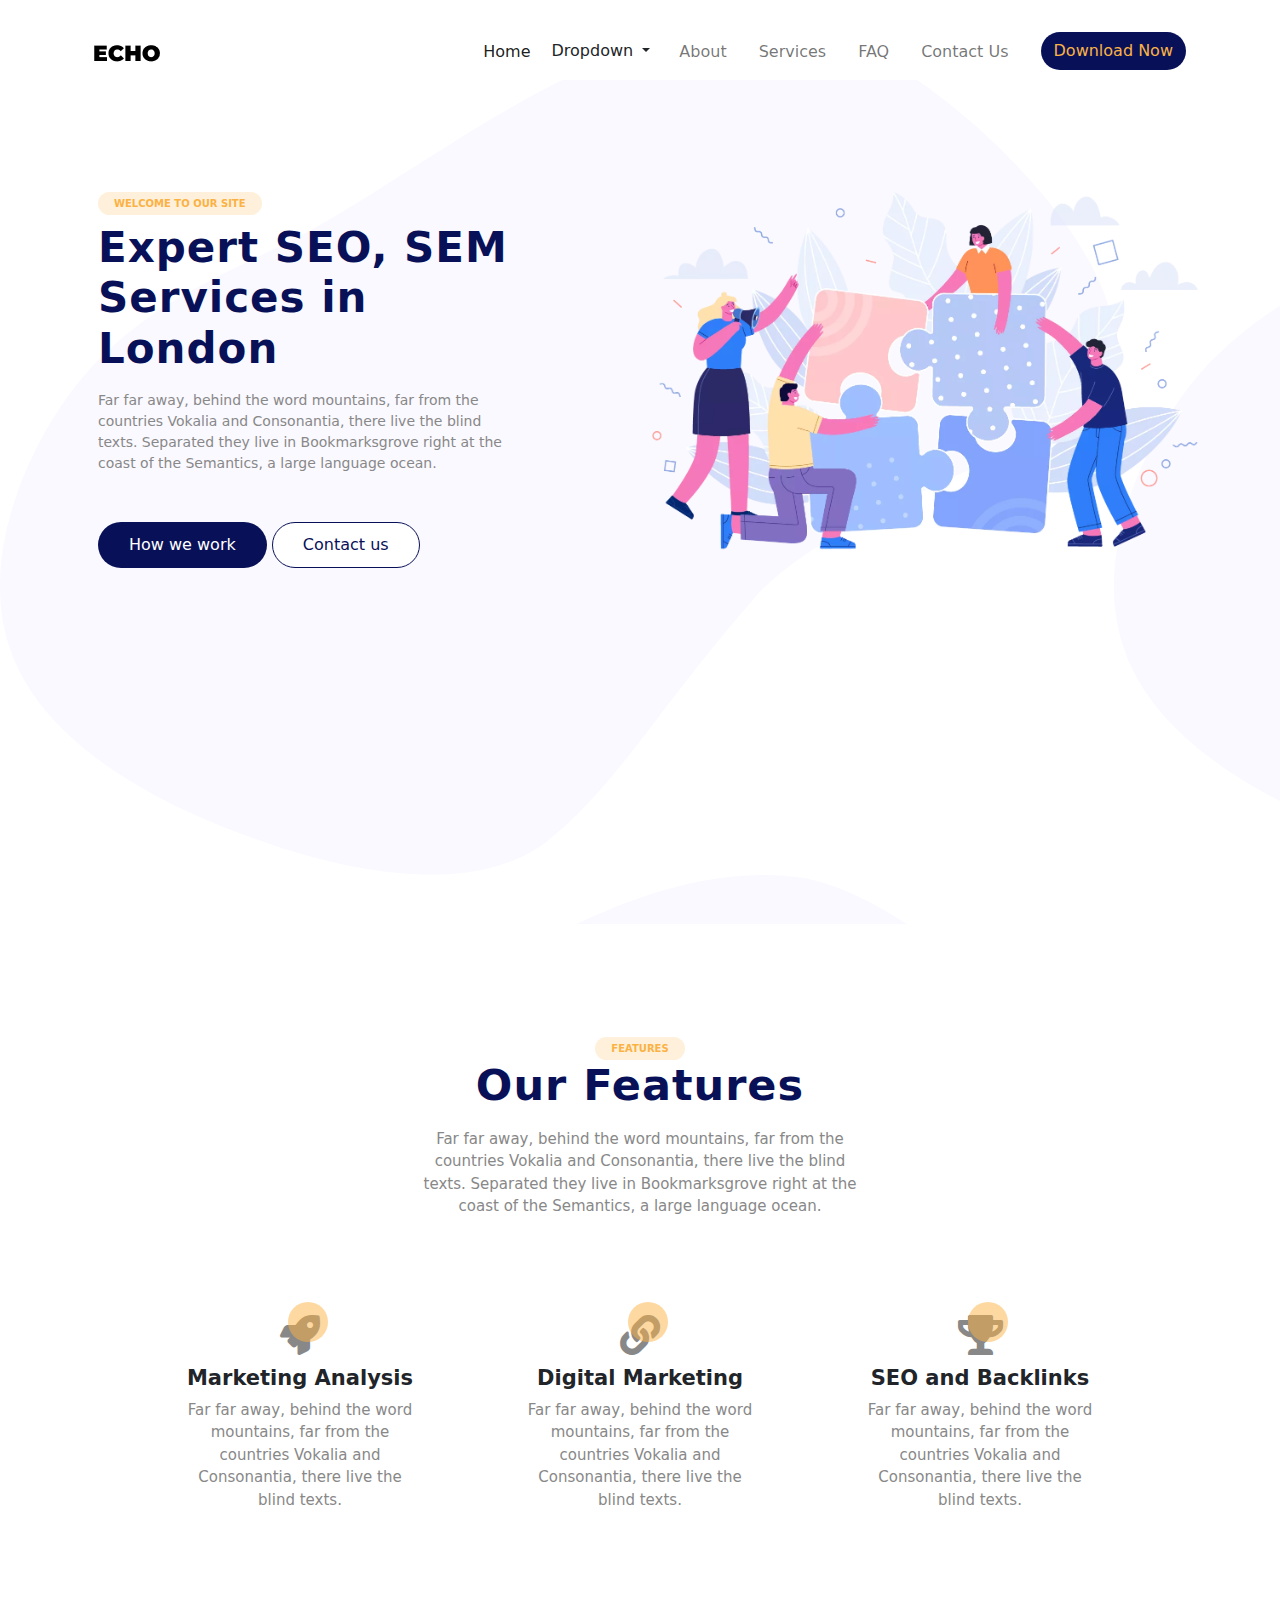
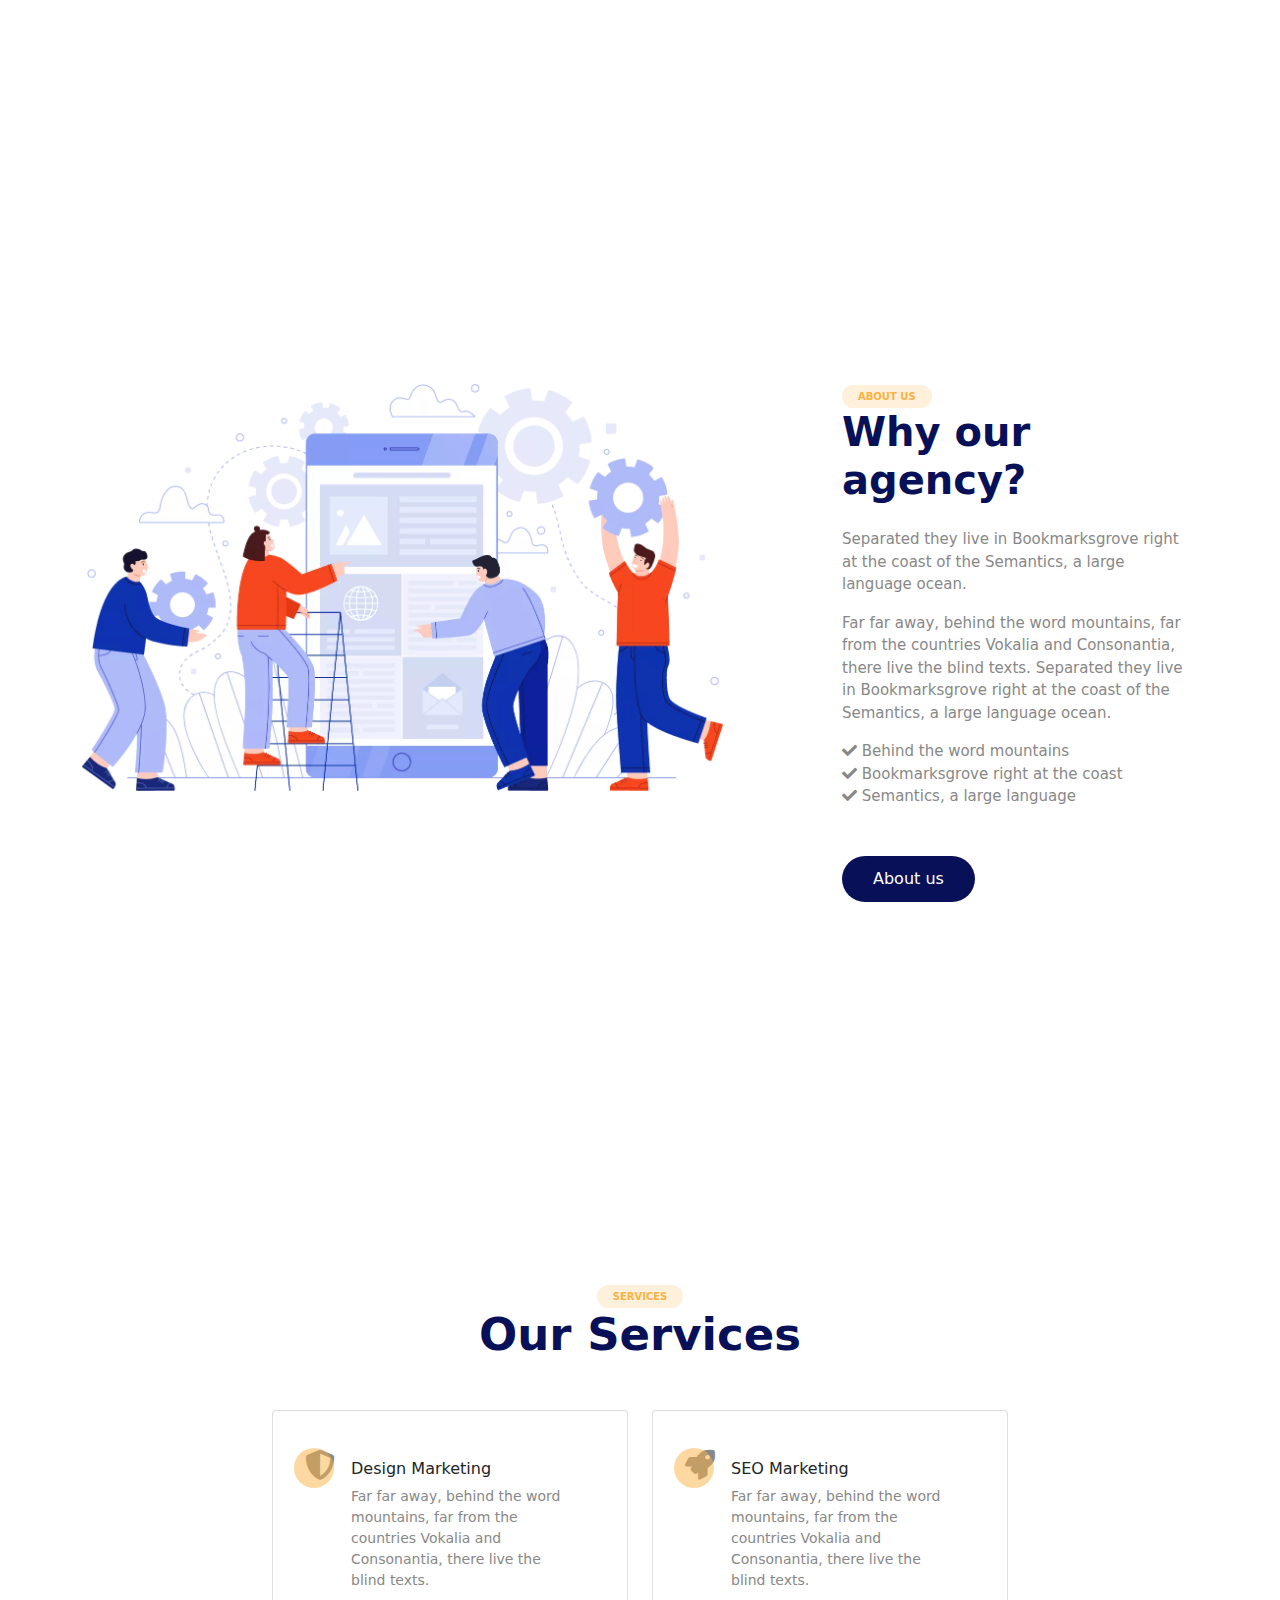
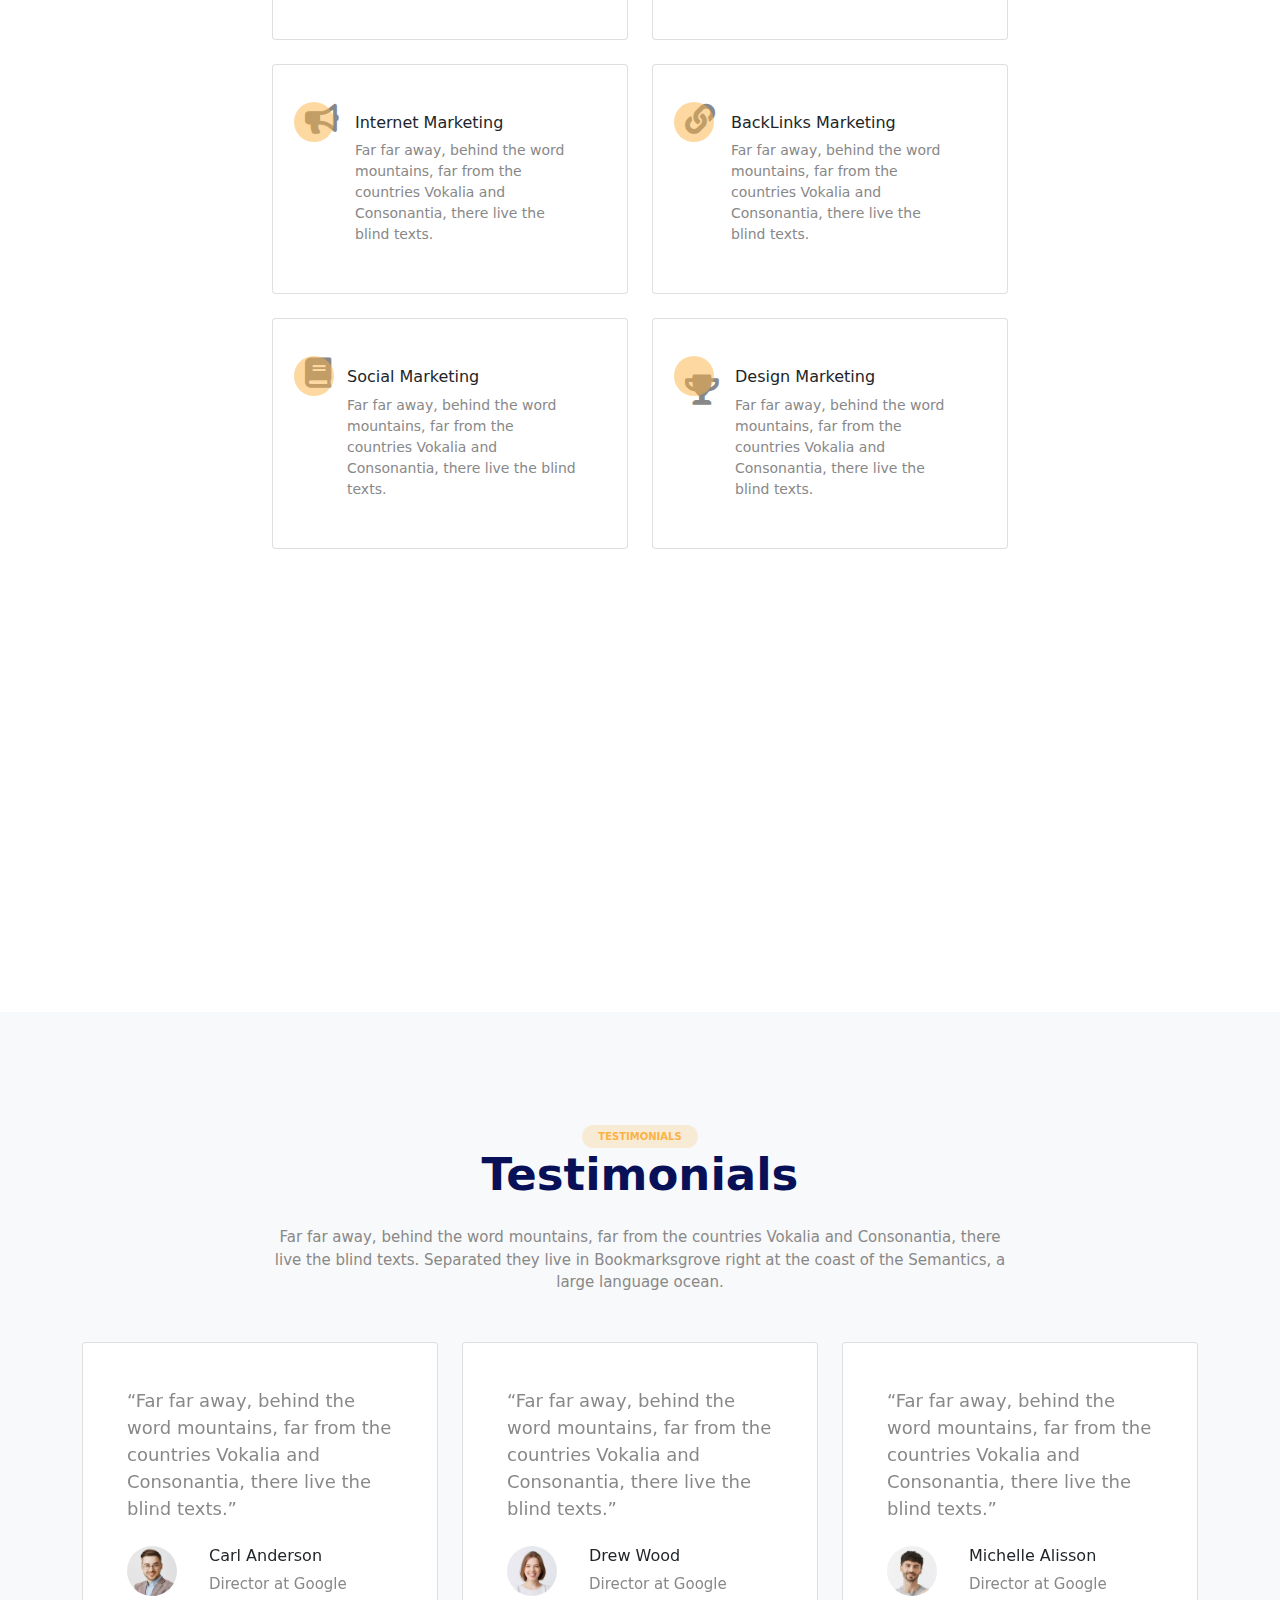
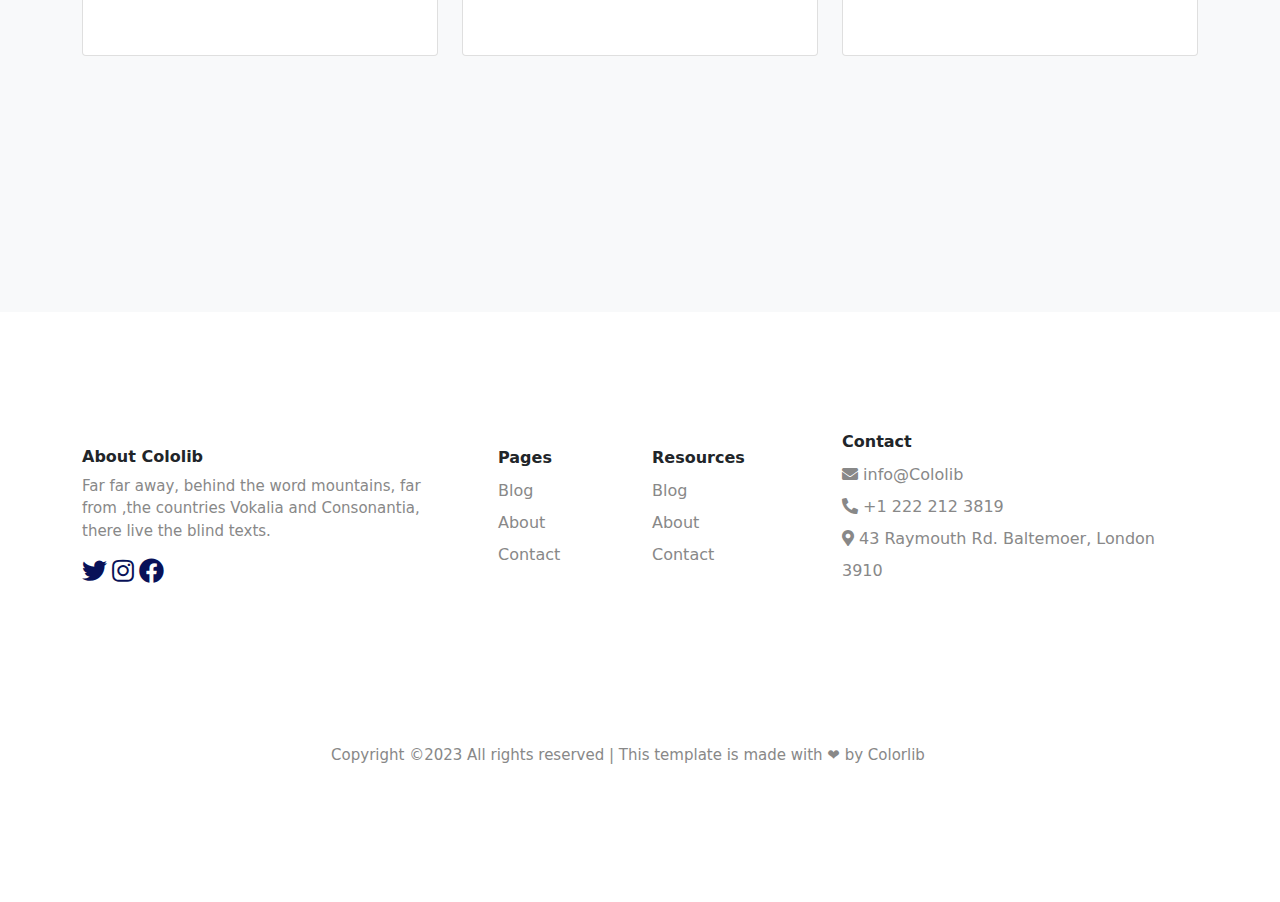
<file: index.html>
<!DOCTYPE html>
<html lang="en">
  <head>
    <meta charset="UTF-8" />
    <meta name="viewport" content="width=device-width, initial-scale=1.0" />
    <title>Home</title>
    <link rel="stylesheet" href="css/all.css" />
    <link rel="stylesheet" href="css/bootstrap.css" />
    <link rel="stylesheet" href="css/main.css" />
  </head>
  <body>
    <section class="all-home">
      <nav class="navbar navbar-expand-lg navbar-light bg-nav container mt-4">
        <div class="container-fluid">
          <a class="navbar-brand" href="#"
            ><img src="image/logo.png.webp" alt=""
          /></a>
          <button
            class="navbar-toggler"
            type="button"
            data-bs-toggle="collapse"
            data-bs-target="#navbarSupportedContent"
            aria-controls="navbarSupportedContent"
            aria-expanded="false"
            aria-label="Toggle navigation"
          >
            <span class="navbar-toggler-icon"></span>
          </button>
          <div class="collapse navbar-collapse" id="navbarSupportedContent">
            <ul class="navbar-nav ms-auto mb-2 mb-lg-0">
              <li class="nav-item">
                <a class="nav-link active" aria-current="page" href="index.html"
                  >Home</a
                >
              </li>
              <div class="dropdown">
                <button
                  class="btn btn-bg dropdown-toggle"
                  type="button"
                  id="dropdownMenuButton1"
                  data-bs-toggle="dropdown"
                  aria-expanded="false"
                >
                  Dropdown
                </button>
                <ul class="dropdown-menu" aria-labelledby="dropdownMenuButton1">
                  <li><a class="dropdown-item" href="#">Menu One</a></li>
                  <li><a class="dropdown-item" href="#">Menu Two</a></li>
                  <li>
                    <a class="dropdown-item" href="#">Menu Three</a>
                  </li>
                </ul>
              </div>
              <li class="nav-item ms-2">
                <a class="nav-link" href="about.html">About</a>
              </li>
              <li class="nav-item ms-3">
                <a class="nav-link" href="service.html">Services</a>
              </li>
              <li class="nav-item ms-3">
                <a class="nav-link" href="FAQ.html">FAQ</a>
              </li>
              <li class="nav-item ms-3">
                <a class="nav-link" href="contact.html">Contact Us</a>
              </li>
              <li>
                <button type="button" class="btn btn1 ms-4">
                  Download Now
                </button>
              </li>
            </ul>
          </div>
        </div>
      </nav>
      <section class="home-section">
        <div class="container mt-5">
          <div class="row pt-5 justify-content-between">
            <div class="col-lg-5 me-5 ms-3">
              <button type="button" class="btn butna mb-2">
                WELCOME TO OUR SITE
              </button>
              <h1 class="mb-3">Expert SEO, SEM Services in London</h1>
              <p class="pe-4 mb-5">
                Far far away, behind the word mountains, far from the countries
                Vokalia and Consonantia, there live the blind texts. Separated
                they live in Bookmarksgrove right at the coast of the Semantics,
                a large language ocean.
              </p>
              <button type="button" class="btn butn">How we work</button>
              <button type="button" class="btn butu">Contact us</button>
            </div>
            <div class="col-lg-6 ms-4">
              <img src="image/hero_1.png.webp" alt="" width="100%" />
            </div>
          </div>
        </div>
      </section>
    </section>
    <section class="features-section">
      <div class="container">
        <div class="row mb-5">
          <div class="col-lg-5 text-center mx-auto">
            <button type="button" class="btn butna">FEATURES</button>
            <h2 class="mb-3">Our Features</h2>
            <p>
              Far far away, behind the word mountains, far from the countries
              Vokalia and Consonantia, there live the blind texts. Separated
              they live in Bookmarksgrove right at the coast of the Semantics, a
              large language ocean.
            </p>
          </div>
        </div>
        <div class="row pt-4 ms-5 me-5 justify-content-between">
          <div class="col-lg-4 text-center ps-5 pe-5">
            <div class="icon">
              <i class="fas fa-rocket"></i>
            </div>
            <h5>Marketing Analysis</h5>
            <p>
              Far far away, behind the word mountains, far from the countries
              Vokalia and Consonantia, there live the blind texts.
            </p>
          </div>
          <div class="col-lg-4 text-center ps-5 pe-5">
            <div class="icon">
              <i class="fas fa-link"></i>
            </div>
            <h5>Digital Marketing</h5>
            <p>
              Far far away, behind the word mountains, far from the countries
              Vokalia and Consonantia, there live the blind texts.
            </p>
          </div>
          <div class="col-lg-4 text-center ps-5 pe-5">
            <div class="icon">
              <i class="fas fa-trophy"></i>
            </div>
            <h5>SEO and Backlinks</h5>
            <p>
              Far far away, behind the word mountains, far from the countries
              Vokalia and Consonantia, there live the blind texts.
            </p>
          </div>
        </div>
      </div>
    </section>
    <section class="about-section mt-5">
      <div class="container">
        <div class="row justify-content-between">
          <div class="col-lg-7">
            <img src="image/about_1.png.webp" alt="" width="100%" />
          </div>
          <div class="col-lg-4">
            <button type="button" class="btn butna">ABOUT US</button>
            <h2 class="pe-5 mb-4">Why our agency?</h2>
            <p class="mb-3">
              Separated they live in Bookmarksgrove right at the coast of the
              Semantics, a large language ocean.
            </p>
            <p>
              Far far away, behind the word mountains, far from the countries
              Vokalia and Consonantia, there live the blind texts. Separated
              they live in Bookmarksgrove right at the coast of the Semantics, a
              large language ocean.
            </p>
            <ul class="list-check list-unstyled mb-5">
              <li><i class="fas fa-check"></i> Behind the word mountains</li>
              <li>
                <i class="fas fa-check"></i> Bookmarksgrove right at the coast
              </li>
              <li><i class="fas fa-check"></i> Semantics, a large language</li>
            </ul>
            <button type="button" class="btn butn">About us</button>
          </div>
        </div>
      </div>
    </section>
    <section class="services-section">
      <div class="container">
        <div class="row">
          <div class="col-lg-5 text-center mx-auto">
            <button type="button" class="btn butna">SERVICES</button>
            <h2 class="mb-5">Our Services</h2>
          </div>
        </div>
        <div class="row justify-content-center">
          <div class="col-lg-8">
            <div class="row">
              <div class="col-lg-6">
                <div class="card mb-4" style="padding: 32px">
                  <div class="d-flex">
                    <div class="icon">
                      <i class="fas fa-shield-alt"></i>
                    </div>
                    <div class="card-body">
                      <h5 class="card-title" style="font-size: 16px">
                        Design Marketing
                      </h5>
                      <p class="card-text carrd">
                        Far far away, behind the word mountains, far from the
                        countries Vokalia and Consonantia, there live the blind
                        texts.
                      </p>
                    </div>
                  </div>
                </div>
                <div class="card mb-4" style="padding: 32px">
                  <div class="d-flex">
                    <div class="icon">
                      <i class="fas fa-bullhorn"></i>
                    </div>
                    <div class="card-body">
                      <h5 class="card-title" style="font-size: 16px">
                        Internet Marketing
                      </h5>
                      <p class="card-text carrd">
                        Far far away, behind the word mountains, far from the
                        countries Vokalia and Consonantia, there live the blind
                        texts.
                      </p>
                    </div>
                  </div>
                </div>
                <div class="card mb-4" style="padding: 32px">
                  <div class="d-flex">
                    <div class="icon">
                      <i class="fas fa-book"></i>
                    </div>
                    <div class="card-body">
                      <h5 class="card-title" style="font-size: 16px">
                        Social Marketing
                      </h5>
                      <p class="card-text carrd">
                        Far far away, behind the word mountains, far from the
                        countries Vokalia and Consonantia, there live the blind
                        texts.
                      </p>
                    </div>
                  </div>
                </div>
              </div>
              <div class="col-lg-6">
                <div class="card mb-4" style="padding: 32px">
                  <div class="d-flex">
                    <div class="icon">
                      <i class="fas fa-rocket"></i>
                    </div>
                    <div class="card-body">
                      <h5 class="card-title" style="font-size: 16px">
                        SEO Marketing
                      </h5>
                      <p class="card-text carrd">
                        Far far away, behind the word mountains, far from the
                        countries Vokalia and Consonantia, there live the blind
                        texts.
                      </p>
                    </div>
                  </div>
                </div>
                <div class="card mb-4" style="padding: 32px">
                  <div class="d-flex">
                    <div class="icon">
                      <i class="fas fa-link"></i>
                    </div>
                    <div class="card-body">
                      <h5 class="card-title" style="font-size: 16px">
                        BackLinks Marketing
                      </h5>
                      <p class="card-text carrd">
                        Far far away, behind the word mountains, far from the
                        countries Vokalia and Consonantia, there live the blind
                        texts.
                      </p>
                    </div>
                  </div>
                </div>
                <div class="card mb-4" style="padding: 32px">
                  <div class="d-flex">
                    <div class="icon">
                      <i class="fas fa-trophy icono mt-4"></i>
                    </div>
                    <div class="card-body">
                      <h5 class="card-title" style="font-size: 16px">
                        Design Marketing
                      </h5>
                      <p class="card-text carrd">
                        Far far away, behind the word mountains, far from the
                        countries Vokalia and Consonantia, there live the blind
                        texts.
                      </p>
                    </div>
                  </div>
                </div>
              </div>
            </div>
          </div>
        </div>
      </div>
    </section>
    <section class="testimonials-section">
      <div class="container">
        <div class="row">
          <div class="col-lg-8 text-center mx-auto">
            <button type="button" class="btn butna">TESTIMONIALS</button>
            <h2 class="mb-4">Testimonials</h2>
            <p class="mb-5">
              Far far away, behind the word mountains, far from the countries
              Vokalia and Consonantia, there live the blind texts. Separated
              they live in Bookmarksgrove right at the coast of the Semantics, a
              large language ocean.
            </p>
          </div>
        </div>
        <div class="row">
          <div
            id="carouselExampleCaptions"
            class="carousel slide"
            data-bs-ride="carousel"
          >
            <div class="carousel-indicators">
              <button
                type="button"
                data-bs-target="#carouselExampleCaptions"
                data-bs-slide-to="0"
                class="active"
                aria-current="true"
                aria-label="Slide 1"
              ></button>
              <button
                type="button"
                data-bs-target="#carouselExampleCaptions"
                data-bs-slide-to="1"
                aria-label="Slide 2"
              ></button>
              <button
                type="button"
                data-bs-target="#carouselExampleCaptions"
                data-bs-slide-to="2"
                aria-label="Slide 3"
              ></button>
            </div>
            <div class="carousel-inner">
              <div class="carousel-item active">
                <div class="row">
                  <div class="col">
                    <div class="card" style="padding: 28px">
                      <div class="card-body">
                        <p class="card-text mb-4" style="font-size: 18px">
                          “Far far away, behind the word mountains, far from the
                          countries Vokalia and Consonantia, there live the
                          blind texts.”
                        </p>
                        <div class="d-flex">
                          <div class="pe-3">
                            <img
                              src="image/person_1.jpg.webp"
                              alt="..."
                              width="50px"
                              height="50px"
                              style="border-radius: 50%"
                            />
                          </div>
                          <div class="ps-3">
                            <h6>Carl Anderson</h6>
                            <p>Director at Google</p>
                          </div>
                        </div>
                      </div>
                    </div>
                  </div>
                  <div class="col">
                    <div class="card" style="padding: 28px">
                      <div class="card-body">
                        <p class="card-text mb-4" style="font-size: 18px">
                          “Far far away, behind the word mountains, far from the
                          countries Vokalia and Consonantia, there live the
                          blind texts.”
                        </p>
                        <div class="d-flex">
                          <div class="pe-3">
                            <img
                              src="image/person_2.jpg.webp"
                              alt="..."
                              width="50px"
                              height="50px"
                              style="border-radius: 50%"
                            />
                          </div>
                          <div class="ps-3">
                            <h6>Drew Wood</h6>
                            <p>Director at Google</p>
                          </div>
                        </div>
                      </div>
                    </div>
                  </div>
                  <div class="col">
                    <div class="card" style="padding: 28px">
                      <div class="card-body">
                        <p class="card-text mb-4" style="font-size: 18px">
                          “Far far away, behind the word mountains, far from the
                          countries Vokalia and Consonantia, there live the
                          blind texts.”
                        </p>
                        <div class="d-flex">
                          <div class="pe-3">
                            <img
                              src="image/person_3.jpg.webp"
                              alt="..."
                              width="50px"
                              height="50px"
                              style="border-radius: 50%"
                            />
                          </div>
                          <div class="ps-3">
                            <h6>Michelle Alisson</h6>
                            <p>Director at Google</p>
                          </div>
                        </div>
                      </div>
                    </div>
                  </div>
                </div>
                <div class="carousel-caption d-none d-md-block"></div>
              </div>
              <div class="carousel-item">
                <div class="row">
                  <div class="col">
                    <div class="card" style="padding: 28px">
                      <div class="card-body">
                        <p class="card-text mb-4" style="font-size: 18px">
                          “Far far away, behind the word mountains, far from the
                          countries Vokalia and Consonantia, there live the
                          blind texts.”
                        </p>
                        <div class="d-flex">
                          <div class="pe-3">
                            <img
                              src="image/person_1.jpg.webp"
                              alt="..."
                              width="50px"
                              height="50px"
                              style="border-radius: 50%"
                            />
                          </div>
                          <div class="ps-3">
                            <h6>Carl Anderson</h6>
                            <p>Director at Google</p>
                          </div>
                        </div>
                      </div>
                    </div>
                  </div>
                  <div class="col">
                    <div class="card" style="padding: 28px">
                      <div class="card-body">
                        <p class="card-text mb-4" style="font-size: 18px">
                          “Far far away, behind the word mountains, far from the
                          countries Vokalia and Consonantia, there live the
                          blind texts.”
                        </p>
                        <div class="d-flex">
                          <div class="pe-3">
                            <img
                              src="image/person_2.jpg.webp"
                              alt="..."
                              width="50px"
                              height="50px"
                              style="border-radius: 50%"
                            />
                          </div>
                          <div class="ps-3">
                            <h6>Drew Wood</h6>
                            <p>Director at Google</p>
                          </div>
                        </div>
                      </div>
                    </div>
                  </div>
                  <div class="col">
                    <div class="card" style="padding: 28px">
                      <div class="card-body">
                        <p class="card-text mb-4" style="font-size: 18px">
                          “Far far away, behind the word mountains, far from the
                          countries Vokalia and Consonantia, there live the
                          blind texts.”
                        </p>
                        <div class="d-flex">
                          <div class="pe-3">
                            <img
                              src="image/person_3.jpg.webp"
                              alt="..."
                              width="50px"
                              height="50px"
                              style="border-radius: 50%"
                            />
                          </div>
                          <div class="ps-3">
                            <h6>Michelle Alisson</h6>
                            <p>Director at Google</p>
                          </div>
                        </div>
                      </div>
                    </div>
                  </div>
                </div>
                <div class="carousel-caption d-none d-md-block"></div>
              </div>
              <div class="carousel-item">
                <div class="row">
                  <div class="col">
                    <div class="card" style="padding: 28px">
                      <div class="card-body">
                        <p class="card-text mb-4" style="font-size: 18px">
                          “Far far away, behind the word mountains, far from the
                          countries Vokalia and Consonantia, there live the
                          blind texts.”
                        </p>
                        <div class="d-flex">
                          <div class="pe-3">
                            <img
                              src="image/person_1.jpg.webp"
                              alt="..."
                              width="50px"
                              height="50px"
                              style="border-radius: 50%"
                            />
                          </div>
                          <div class="ps-3">
                            <h6>Carl Anderson</h6>
                            <p>Director at Google</p>
                          </div>
                        </div>
                      </div>
                    </div>
                  </div>
                  <div class="col">
                    <div class="card" style="padding: 28px">
                      <div class="card-body">
                        <p class="card-text mb-4" style="font-size: 18px">
                          “Far far away, behind the word mountains, far from the
                          countries Vokalia and Consonantia, there live the
                          blind texts.”
                        </p>
                        <div class="d-flex">
                          <div class="pe-3">
                            <img
                              src="image/person_2.jpg.webp"
                              alt="..."
                              width="50px"
                              height="50px"
                              style="border-radius: 50%"
                            />
                          </div>
                          <div class="ps-3">
                            <h6>Drew Wood</h6>
                            <p>Director at Google</p>
                          </div>
                        </div>
                      </div>
                    </div>
                  </div>
                  <div class="col">
                    <div class="card" style="padding: 28px">
                      <div class="card-body">
                        <p class="card-text mb-4" style="font-size: 18px">
                          “Far far away, behind the word mountains, far from the
                          countries Vokalia and Consonantia, there live the
                          blind texts.”
                        </p>
                        <div class="d-flex">
                          <div class="pe-3">
                            <img
                              src="image/person_3.jpg.webp"
                              alt="..."
                              width="50px"
                              height="50px"
                              style="border-radius: 50%"
                            />
                          </div>
                          <div class="ps-3">
                            <h6>Michelle Alisson</h6>
                            <p>Director at Google</p>
                          </div>
                        </div>
                      </div>
                    </div>
                  </div>
                </div>
                <div class="carousel-caption d-none d-md-block"></div>
              </div>
            </div>
            <button
              class="carousel-control-prev"
              type="button"
              data-bs-target="#carouselExampleCaptions"
              data-bs-slide="prev"
            >
              <span
                class="carousel-control-prev-icon"
                aria-hidden="true"
              ></span>
              <span class="visually-hidden">Previous</span>
            </button>
            <button
              class="carousel-control-next"
              type="button"
              data-bs-target="#carouselExampleCaptions"
              data-bs-slide="next"
            >
              <span
                class="carousel-control-next-icon"
                aria-hidden="true"
              ></span>
              <span class="visually-hidden">Next</span>
            </button>
          </div>
        </div>
      </div>
    </section>
    <section class="footer-section">
      <div class="container">
        <div
          class="row pt-5 mb-5 align-items-center justify-content-between"
          style="height: 60vh"
        >
          <div class="col-lg-4 pe-4">
            <h6>About Cololib</h6>
            <p style="color: #888888">
              Far far away, behind the word mountains, far from ,the countries
              Vokalia and Consonantia, there live the blind texts.
            </p>
            <i class="fab fa-twitter io"></i>
            <i class="fab fa-instagram io"></i>
            <i class="fab fa-facebook io"></i>
          </div>
          <div class="col-lg-2 pe-4 ps-5">
            <h6>Pages</h6>
            <ul class="links list-unstyled">
              <li><a href="#" style="text-decoration: none">Blog</a></li>
              <li><a href="#" style="text-decoration: none">About</a></li>
              <li><a href="#" style="text-decoration: none">Contact</a></li>
            </ul>
          </div>
          <div class="col-lg-2">
            <h6>Resources</h6>
            <ul class="links list-unstyled">
              <li><a href="#" style="text-decoration: none">Blog</a></li>
              <li><a href="#" style="text-decoration: none">About</a></li>
              <li><a href="#" style="text-decoration: none">Contact</a></li>
            </ul>
          </div>
          <div class="col-lg-4">
            <h6>Contact</h6>
            <ul class="links list-unstyled">
              <li>
                <i class="fas fa-envelope" style="color: #888888"></i>
                <a href="#" style="text-decoration: none">info@Cololib</a>
              </li>
              <li>
                <i class="fas fa-phone-alt" style="color: #888888"></i>
                <a href="#" style="text-decoration: none">+1 222 212 3819</a>
              </li>
              <li>
                <i class="fas fa-map-marker-alt" style="color: #888888"></i>
                <a href="#" style="text-decoration: none"
                  >43 Raymouth Rd. Baltemoer, London 3910</a
                >
              </li>
            </ul>
          </div>
          <div class="row">
            <div class="col-lg-12 text-center">
              <p style="color: #888888">
                Copyright ©2023 All rights reserved | This template is made with
                ❤ by Colorlib
              </p>
            </div>
          </div>
        </div>
      </div>
    </section>
    <script src="https://unpkg.com/swiper/swiper-bundle.min.js"></script>
    <script src="js/cdnjs.cloudflare.com_ajax_libs_popper.js_1.11.0_umd_popper.min.js"></script>
    <script src="js/code.jquery.com_jquery-3.7.1.min.js"></script>
    <script src="js/bootstrap.js"></script>
    <script src="js/main.js"></script>
  </body>
</html>
</file>
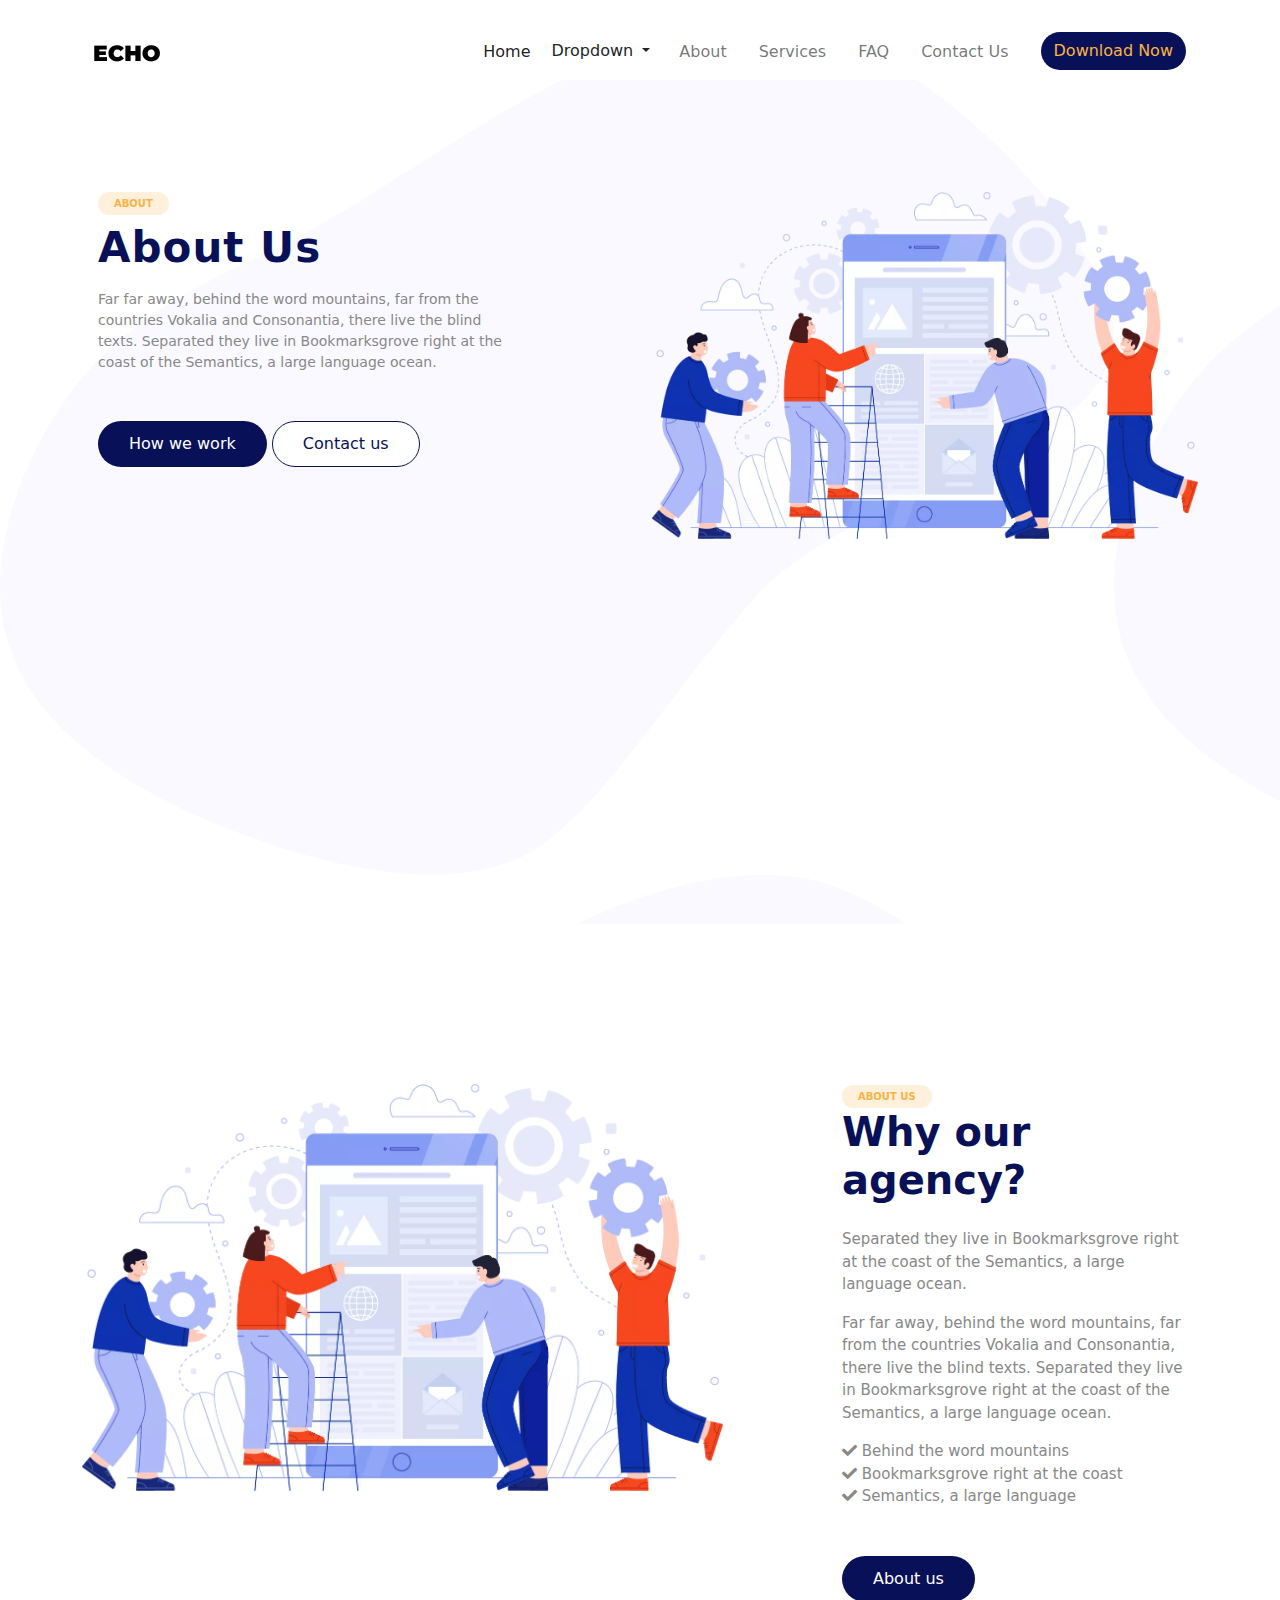
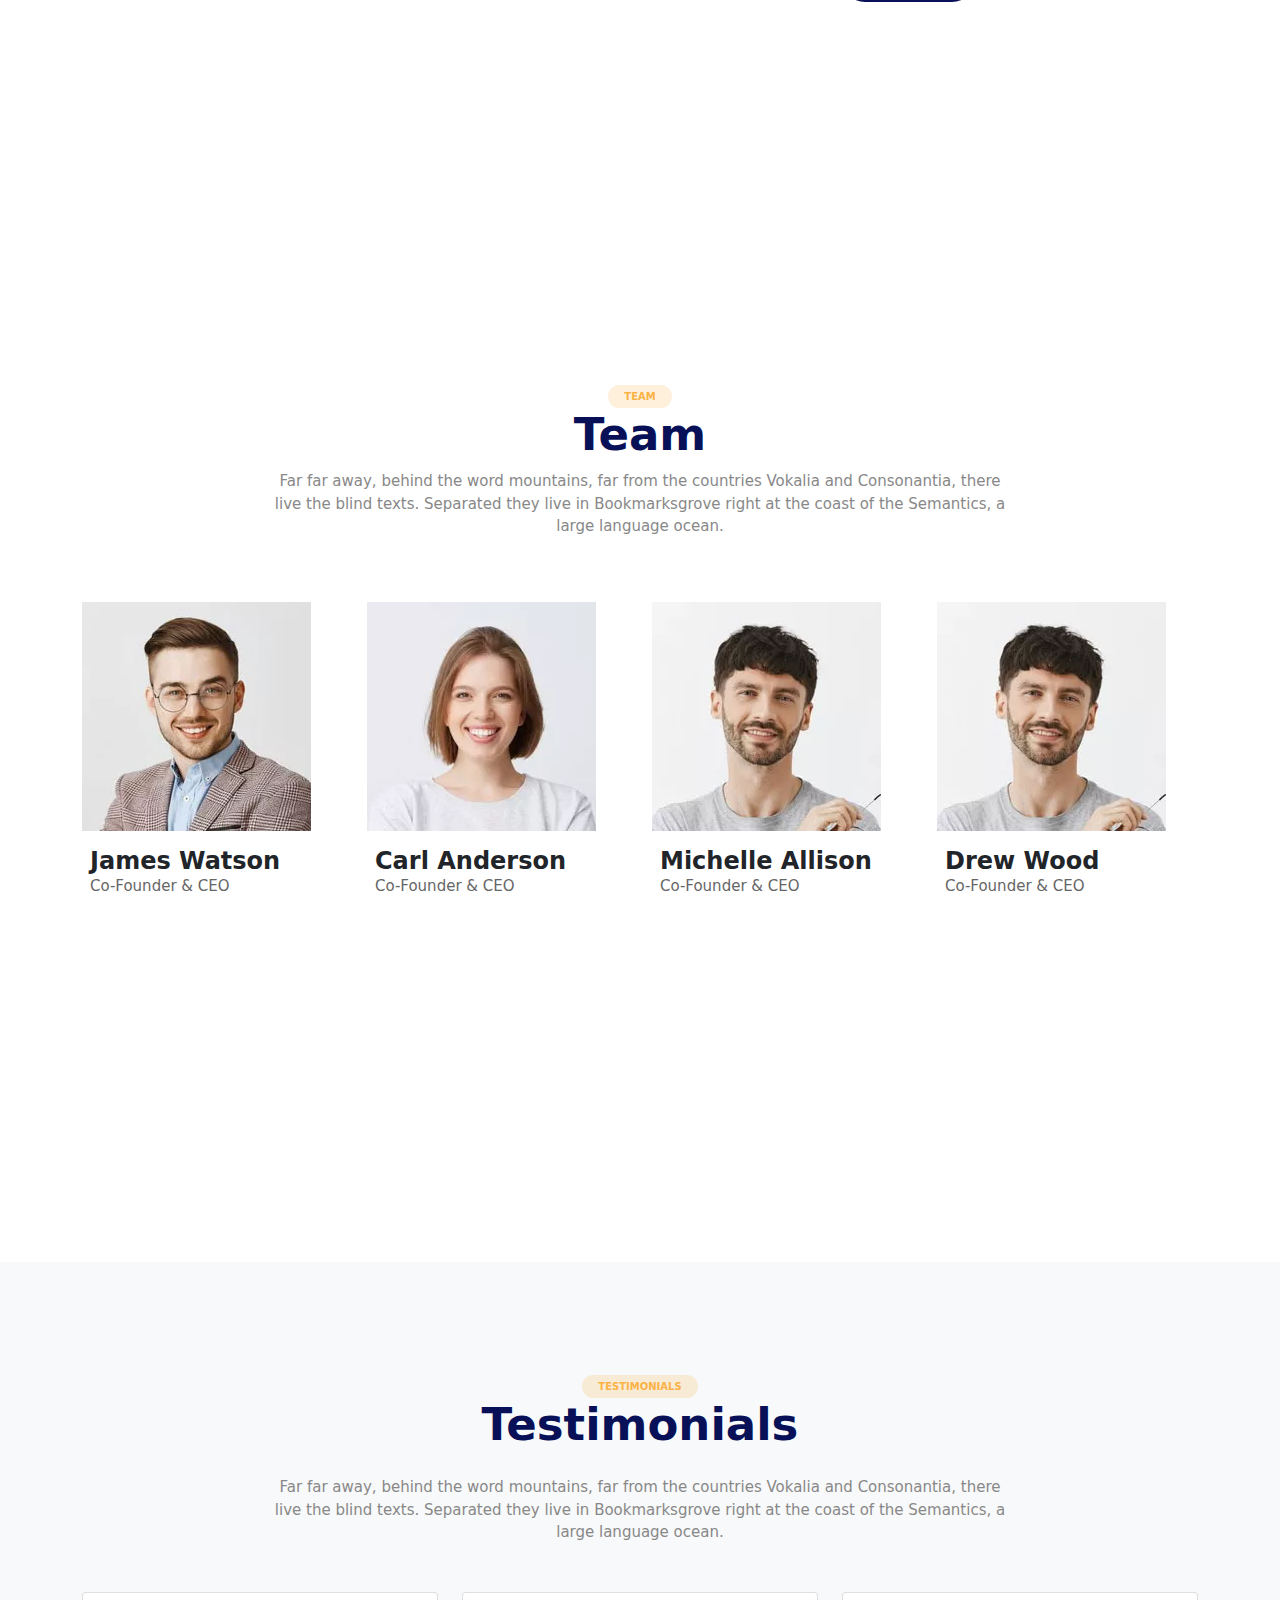
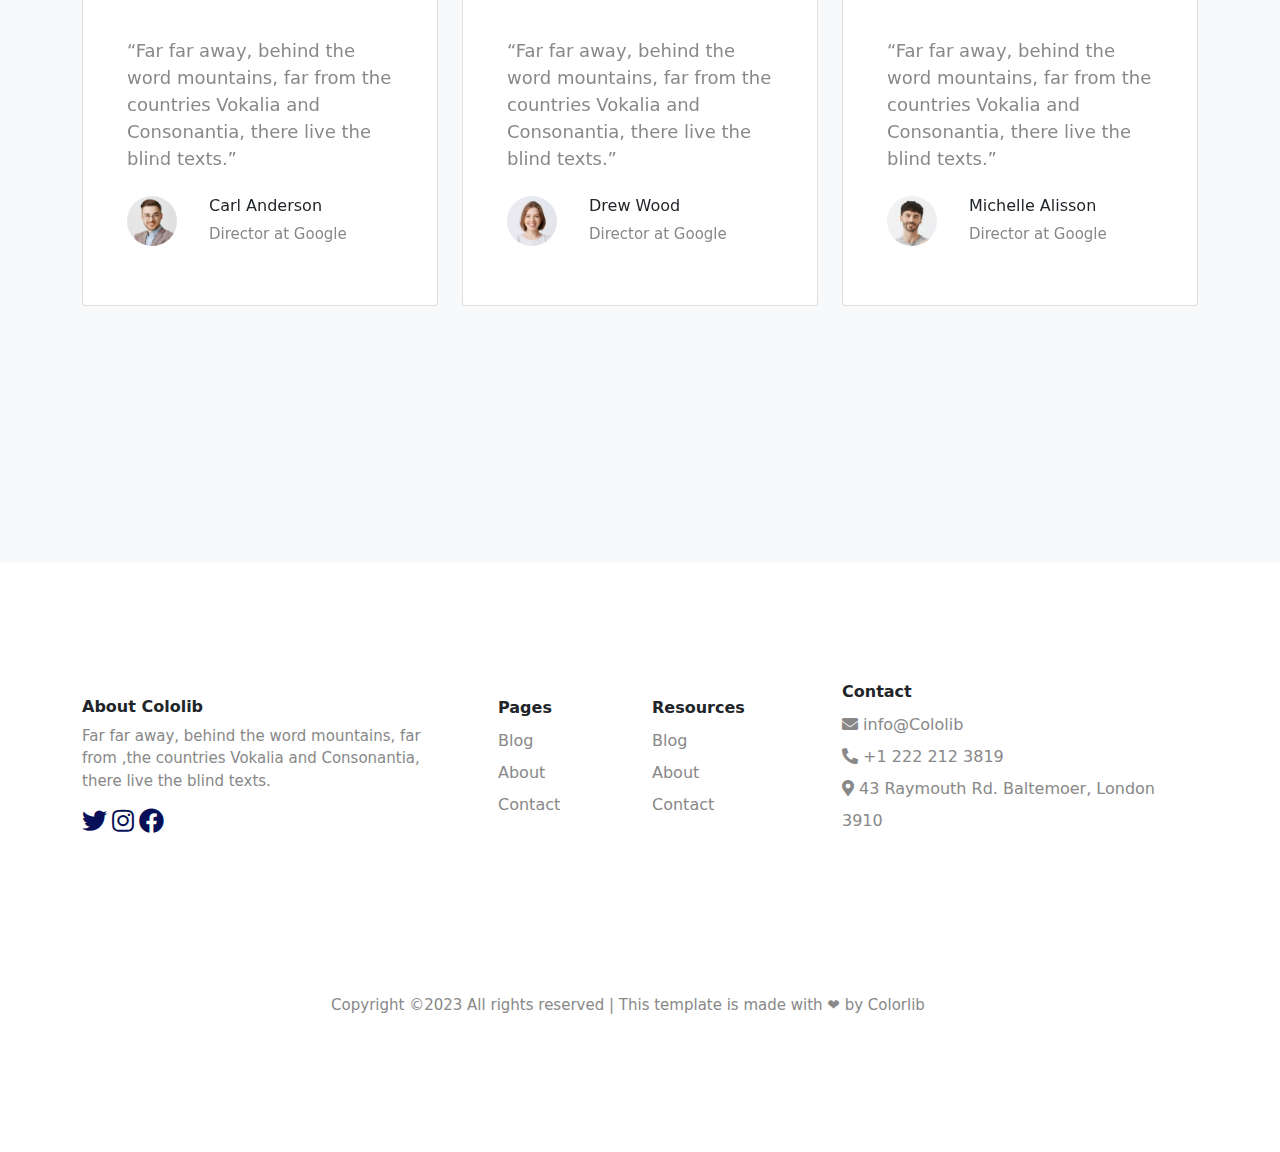
<file: about.html>
<!DOCTYPE html>
<html lang="en">
  <head>
    <meta charset="UTF-8" />
    <meta name="viewport" content="width=device-width, initial-scale=1.0" />
    <title>About</title>
    <link rel="stylesheet" href="css/all.css" />
    <link rel="stylesheet" href="css/bootstrap.css" />
    <link rel="stylesheet" href="css/main.css" />
  </head>
  <body>
    <section class="all-home">
      <nav class="navbar navbar-expand-lg navbar-light bg-nav container mt-4">
        <div class="container-fluid">
          <a class="navbar-brand" href="#"
            ><img src="image/logo.png.webp" alt=""
          /></a>
          <button
            class="navbar-toggler"
            type="button"
            data-bs-toggle="collapse"
            data-bs-target="#navbarSupportedContent"
            aria-controls="navbarSupportedContent"
            aria-expanded="false"
            aria-label="Toggle navigation"
          >
            <span class="navbar-toggler-icon"></span>
          </button>
          <div class="collapse navbar-collapse" id="navbarSupportedContent">
            <ul class="navbar-nav ms-auto mb-2 mb-lg-0">
              <li class="nav-item">
                <a class="nav-link active" aria-current="page" href="index.html"
                  >Home</a
                >
              </li>
              <div class="dropdown">
                <button
                  class="btn btn-bg dropdown-toggle"
                  type="button"
                  id="dropdownMenuButton1"
                  data-bs-toggle="dropdown"
                  aria-expanded="false"
                >
                  Dropdown
                </button>
                <ul class="dropdown-menu" aria-labelledby="dropdownMenuButton1">
                  <li><a class="dropdown-item" href="#">Menu One</a></li>
                  <li><a class="dropdown-item" href="#">Menu Two</a></li>
                  <li>
                    <a class="dropdown-item" href="#">Menu Three</a>
                  </li>
                </ul>
              </div>
              <li class="nav-item ms-2">
                <a class="nav-link" href="about.html">About</a>
              </li>
              <li class="nav-item ms-3">
                <a class="nav-link" href="service.html">Services</a>
              </li>
              <li class="nav-item ms-3">
                <a class="nav-link" href="FAQ.html">FAQ</a>
              </li>
              <li class="nav-item ms-3">
                <a class="nav-link" href="contact.html">Contact Us</a>
              </li>
              <li>
                <button type="button" class="btn btn1 ms-4">
                  Download Now
                </button>
              </li>
            </ul>
          </div>
        </div>
      </nav>
      <section class="home-section">
        <div class="container mt-5">
          <div class="row pt-5 justify-content-between">
            <div class="col-lg-5 me-5 ms-3">
              <button type="button" class="btn butna mb-2">ABOUT</button>
              <h1 class="mb-3">About Us</h1>
              <p class="pe-4 mb-5">
                Far far away, behind the word mountains, far from the countries
                Vokalia and Consonantia, there live the blind texts. Separated
                they live in Bookmarksgrove right at the coast of the Semantics,
                a large language ocean.
              </p>
              <button type="button" class="btn butn">How we work</button>
              <button type="button" class="btn butu">Contact us</button>
            </div>
            <div class="col-lg-6 ms-4">
              <img src="image/about_1.png.webp" alt="" width="100%" />
            </div>
          </div>
        </div>
      </section>
    </section>
    <section class="about-section mt-5">
      <div class="container">
        <div class="row justify-content-between">
          <div class="col-lg-7">
            <img src="image/about_1.png.webp" alt="" width="100%" />
          </div>
          <div class="col-lg-4">
            <button type="button" class="btn butna">ABOUT US</button>
            <h2 class="pe-5 mb-4">Why our agency?</h2>
            <p class="mb-3">
              Separated they live in Bookmarksgrove right at the coast of the
              Semantics, a large language ocean.
            </p>
            <p>
              Far far away, behind the word mountains, far from the countries
              Vokalia and Consonantia, there live the blind texts. Separated
              they live in Bookmarksgrove right at the coast of the Semantics, a
              large language ocean.
            </p>
            <ul class="list-check list-unstyled mb-5">
              <li><i class="fas fa-check"></i> Behind the word mountains</li>
              <li>
                <i class="fas fa-check"></i> Bookmarksgrove right at the coast
              </li>
              <li><i class="fas fa-check"></i> Semantics, a large language</li>
            </ul>
            <button type="button" class="btn butn">About us</button>
          </div>
        </div>
      </div>
    </section>
    <section class="team-section">
      <div class="container">
        <div class="row mb-5">
          <div class="col-lg-8 text-center mx-auto">
            <button type="button" class="btn butna mb-0">TEAM</button>
            <h2>Team</h2>
            <p>
              Far far away, behind the word mountains, far from the countries
              Vokalia and Consonantia, there live the blind texts. Separated
              they live in Bookmarksgrove right at the coast of the Semantics, a
              large language ocean.
            </p>
          </div>
        </div>
        <div class="row justify-content-between">
          <div class="col-lg-3">
            <img src="image/person_1.jpg.webp" alt="" class="mb-3" />
            <h4 class="ps-2 mb-0" style="font-weight: bold">James Watson</h4>
            <p class="ps-2" style="color: #666666">Co-Founder & CEO</p>
          </div>
          <div class="col-lg-3">
            <img src="image/person_2.jpg.webp" alt="" class="mb-3" />
            <h4 class="ps-2 mb-0" style="font-weight: bold">Carl Anderson</h4>
            <p class="ps-2" style="color: #666666">Co-Founder & CEO</p>
          </div>
          <div class="col-lg-3">
            <img src="image/person_3.jpg.webp" alt="" class="mb-3" />
            <h4 class="ps-2 mb-0" style="font-weight: bold">
              Michelle Allison
            </h4>
            <p class="ps-2" style="color: #666666">Co-Founder & CEO</p>
          </div>
          <div class="col-lg-3">
            <img src="image/person_3.jpg.webp" alt="" class="mb-3" />
            <h4 class="ps-2 mb-0" style="font-weight: bold">Drew Wood</h4>
            <p class="ps-2" style="color: #666666">Co-Founder & CEO</p>
          </div>
        </div>
      </div>
    </section>
    <section class="testimonials-section">
      <div class="container">
        <div class="row">
          <div class="col-lg-8 text-center mx-auto">
            <button type="button" class="btn butna">TESTIMONIALS</button>
            <h2 class="mb-4">Testimonials</h2>
            <p class="mb-5">
              Far far away, behind the word mountains, far from the countries
              Vokalia and Consonantia, there live the blind texts. Separated
              they live in Bookmarksgrove right at the coast of the Semantics, a
              large language ocean.
            </p>
          </div>
        </div>
        <div class="row">
          <div
            id="carouselExampleCaptions"
            class="carousel slide"
            data-bs-ride="carousel"
          >
            <div class="carousel-indicators">
              <button
                type="button"
                data-bs-target="#carouselExampleCaptions"
                data-bs-slide-to="0"
                class="active"
                aria-current="true"
                aria-label="Slide 1"
              ></button>
              <button
                type="button"
                data-bs-target="#carouselExampleCaptions"
                data-bs-slide-to="1"
                aria-label="Slide 2"
              ></button>
              <button
                type="button"
                data-bs-target="#carouselExampleCaptions"
                data-bs-slide-to="2"
                aria-label="Slide 3"
              ></button>
            </div>
            <div class="carousel-inner">
              <div class="carousel-item active">
                <div class="row">
                  <div class="col">
                    <div class="card" style="padding: 28px">
                      <div class="card-body">
                        <p class="card-text mb-4" style="font-size: 18px">
                          “Far far away, behind the word mountains, far from the
                          countries Vokalia and Consonantia, there live the
                          blind texts.”
                        </p>
                        <div class="d-flex">
                          <div class="pe-3">
                            <img
                              src="image/person_1.jpg.webp"
                              alt="..."
                              width="50px"
                              height="50px"
                              style="border-radius: 50%"
                            />
                          </div>
                          <div class="ps-3">
                            <h6>Carl Anderson</h6>
                            <p>Director at Google</p>
                          </div>
                        </div>
                      </div>
                    </div>
                  </div>
                  <div class="col">
                    <div class="card" style="padding: 28px">
                      <div class="card-body">
                        <p class="card-text mb-4" style="font-size: 18px">
                          “Far far away, behind the word mountains, far from the
                          countries Vokalia and Consonantia, there live the
                          blind texts.”
                        </p>
                        <div class="d-flex">
                          <div class="pe-3">
                            <img
                              src="image/person_2.jpg.webp"
                              alt="..."
                              width="50px"
                              height="50px"
                              style="border-radius: 50%"
                            />
                          </div>
                          <div class="ps-3">
                            <h6>Drew Wood</h6>
                            <p>Director at Google</p>
                          </div>
                        </div>
                      </div>
                    </div>
                  </div>
                  <div class="col">
                    <div class="card" style="padding: 28px">
                      <div class="card-body">
                        <p class="card-text mb-4" style="font-size: 18px">
                          “Far far away, behind the word mountains, far from the
                          countries Vokalia and Consonantia, there live the
                          blind texts.”
                        </p>
                        <div class="d-flex">
                          <div class="pe-3">
                            <img
                              src="image/person_3.jpg.webp"
                              alt="..."
                              width="50px"
                              height="50px"
                              style="border-radius: 50%"
                            />
                          </div>
                          <div class="ps-3">
                            <h6>Michelle Alisson</h6>
                            <p>Director at Google</p>
                          </div>
                        </div>
                      </div>
                    </div>
                  </div>
                </div>
                <div class="carousel-caption d-none d-md-block"></div>
              </div>
              <div class="carousel-item">
                <div class="row">
                  <div class="col">
                    <div class="card" style="padding: 28px">
                      <div class="card-body">
                        <p class="card-text mb-4" style="font-size: 18px">
                          “Far far away, behind the word mountains, far from the
                          countries Vokalia and Consonantia, there live the
                          blind texts.”
                        </p>
                        <div class="d-flex">
                          <div class="pe-3">
                            <img
                              src="image/person_1.jpg.webp"
                              alt="..."
                              width="50px"
                              height="50px"
                              style="border-radius: 50%"
                            />
                          </div>
                          <div class="ps-3">
                            <h6>Carl Anderson</h6>
                            <p>Director at Google</p>
                          </div>
                        </div>
                      </div>
                    </div>
                  </div>
                  <div class="col">
                    <div class="card" style="padding: 28px">
                      <div class="card-body">
                        <p class="card-text mb-4" style="font-size: 18px">
                          “Far far away, behind the word mountains, far from the
                          countries Vokalia and Consonantia, there live the
                          blind texts.”
                        </p>
                        <div class="d-flex">
                          <div class="pe-3">
                            <img
                              src="image/person_2.jpg.webp"
                              alt="..."
                              width="50px"
                              height="50px"
                              style="border-radius: 50%"
                            />
                          </div>
                          <div class="ps-3">
                            <h6>Drew Wood</h6>
                            <p>Director at Google</p>
                          </div>
                        </div>
                      </div>
                    </div>
                  </div>
                  <div class="col">
                    <div class="card" style="padding: 28px">
                      <div class="card-body">
                        <p class="card-text mb-4" style="font-size: 18px">
                          “Far far away, behind the word mountains, far from the
                          countries Vokalia and Consonantia, there live the
                          blind texts.”
                        </p>
                        <div class="d-flex">
                          <div class="pe-3">
                            <img
                              src="image/person_3.jpg.webp"
                              alt="..."
                              width="50px"
                              height="50px"
                              style="border-radius: 50%"
                            />
                          </div>
                          <div class="ps-3">
                            <h6>Michelle Alisson</h6>
                            <p>Director at Google</p>
                          </div>
                        </div>
                      </div>
                    </div>
                  </div>
                </div>
                <div class="carousel-caption d-none d-md-block"></div>
              </div>
              <div class="carousel-item">
                <div class="row">
                  <div class="col">
                    <div class="card" style="padding: 28px">
                      <div class="card-body">
                        <p class="card-text mb-4" style="font-size: 18px">
                          “Far far away, behind the word mountains, far from the
                          countries Vokalia and Consonantia, there live the
                          blind texts.”
                        </p>
                        <div class="d-flex">
                          <div class="pe-3">
                            <img
                              src="image/person_1.jpg.webp"
                              alt="..."
                              width="50px"
                              height="50px"
                              style="border-radius: 50%"
                            />
                          </div>
                          <div class="ps-3">
                            <h6>Carl Anderson</h6>
                            <p>Director at Google</p>
                          </div>
                        </div>
                      </div>
                    </div>
                  </div>
                  <div class="col">
                    <div class="card" style="padding: 28px">
                      <div class="card-body">
                        <p class="card-text mb-4" style="font-size: 18px">
                          “Far far away, behind the word mountains, far from the
                          countries Vokalia and Consonantia, there live the
                          blind texts.”
                        </p>
                        <div class="d-flex">
                          <div class="pe-3">
                            <img
                              src="image/person_2.jpg.webp"
                              alt="..."
                              width="50px"
                              height="50px"
                              style="border-radius: 50%"
                            />
                          </div>
                          <div class="ps-3">
                            <h6>Drew Wood</h6>
                            <p>Director at Google</p>
                          </div>
                        </div>
                      </div>
                    </div>
                  </div>
                  <div class="col">
                    <div class="card" style="padding: 28px">
                      <div class="card-body">
                        <p class="card-text mb-4" style="font-size: 18px">
                          “Far far away, behind the word mountains, far from the
                          countries Vokalia and Consonantia, there live the
                          blind texts.”
                        </p>
                        <div class="d-flex">
                          <div class="pe-3">
                            <img
                              src="image/person_3.jpg.webp"
                              alt="..."
                              width="50px"
                              height="50px"
                              style="border-radius: 50%"
                            />
                          </div>
                          <div class="ps-3">
                            <h6>Michelle Alisson</h6>
                            <p>Director at Google</p>
                          </div>
                        </div>
                      </div>
                    </div>
                  </div>
                </div>
                <div class="carousel-caption d-none d-md-block"></div>
              </div>
            </div>
            <button
              class="carousel-control-prev"
              type="button"
              data-bs-target="#carouselExampleCaptions"
              data-bs-slide="prev"
            >
              <span
                class="carousel-control-prev-icon"
                aria-hidden="true"
              ></span>
              <span class="visually-hidden">Previous</span>
            </button>
            <button
              class="carousel-control-next"
              type="button"
              data-bs-target="#carouselExampleCaptions"
              data-bs-slide="next"
            >
              <span
                class="carousel-control-next-icon"
                aria-hidden="true"
              ></span>
              <span class="visually-hidden">Next</span>
            </button>
          </div>
        </div>
      </div>
    </section>
    <section class="footer-section">
      <div class="container">
        <div
          class="row pt-5 mb-5 align-items-center justify-content-between"
          style="height: 60vh"
        >
          <div class="col-lg-4 pe-4">
            <h6>About Cololib</h6>
            <p style="color: #888888">
              Far far away, behind the word mountains, far from ,the countries
              Vokalia and Consonantia, there live the blind texts.
            </p>
            <i class="fab fa-twitter io"></i>
            <i class="fab fa-instagram io"></i>
            <i class="fab fa-facebook io"></i>
          </div>
          <div class="col-lg-2 pe-4 ps-5">
            <h6>Pages</h6>
            <ul class="links list-unstyled">
              <li><a href="#" style="text-decoration: none">Blog</a></li>
              <li><a href="#" style="text-decoration: none">About</a></li>
              <li><a href="#" style="text-decoration: none">Contact</a></li>
            </ul>
          </div>
          <div class="col-lg-2">
            <h6>Resources</h6>
            <ul class="links list-unstyled">
              <li><a href="#" style="text-decoration: none">Blog</a></li>
              <li><a href="#" style="text-decoration: none">About</a></li>
              <li><a href="#" style="text-decoration: none">Contact</a></li>
            </ul>
          </div>
          <div class="col-lg-4">
            <h6>Contact</h6>
            <ul class="links list-unstyled">
              <li>
                <i class="fas fa-envelope" style="color: #888888"></i>
                <a href="#" style="text-decoration: none">info@Cololib</a>
              </li>
              <li>
                <i class="fas fa-phone-alt" style="color: #888888"></i>
                <a href="#" style="text-decoration: none">+1 222 212 3819</a>
              </li>
              <li>
                <i class="fas fa-map-marker-alt" style="color: #888888"></i>
                <a href="#" style="text-decoration: none"
                  >43 Raymouth Rd. Baltemoer, London 3910</a
                >
              </li>
            </ul>
          </div>
          <div class="row">
            <div class="col-lg-12 text-center">
              <p style="color: #888888">
                Copyright ©2023 All rights reserved | This template is made with
                ❤ by Colorlib
              </p>
            </div>
          </div>
        </div>
      </div>
    </section>
    <script src="https://unpkg.com/swiper/swiper-bundle.min.js"></script>
    <script src="js/cdnjs.cloudflare.com_ajax_libs_popper.js_1.11.0_umd_popper.min.js"></script>
    <script src="js/code.jquery.com_jquery-3.7.1.min.js"></script>
    <script src="js/bootstrap.js"></script>
    <script src="js/main.js"></script>
  </body>
</html>
</file>
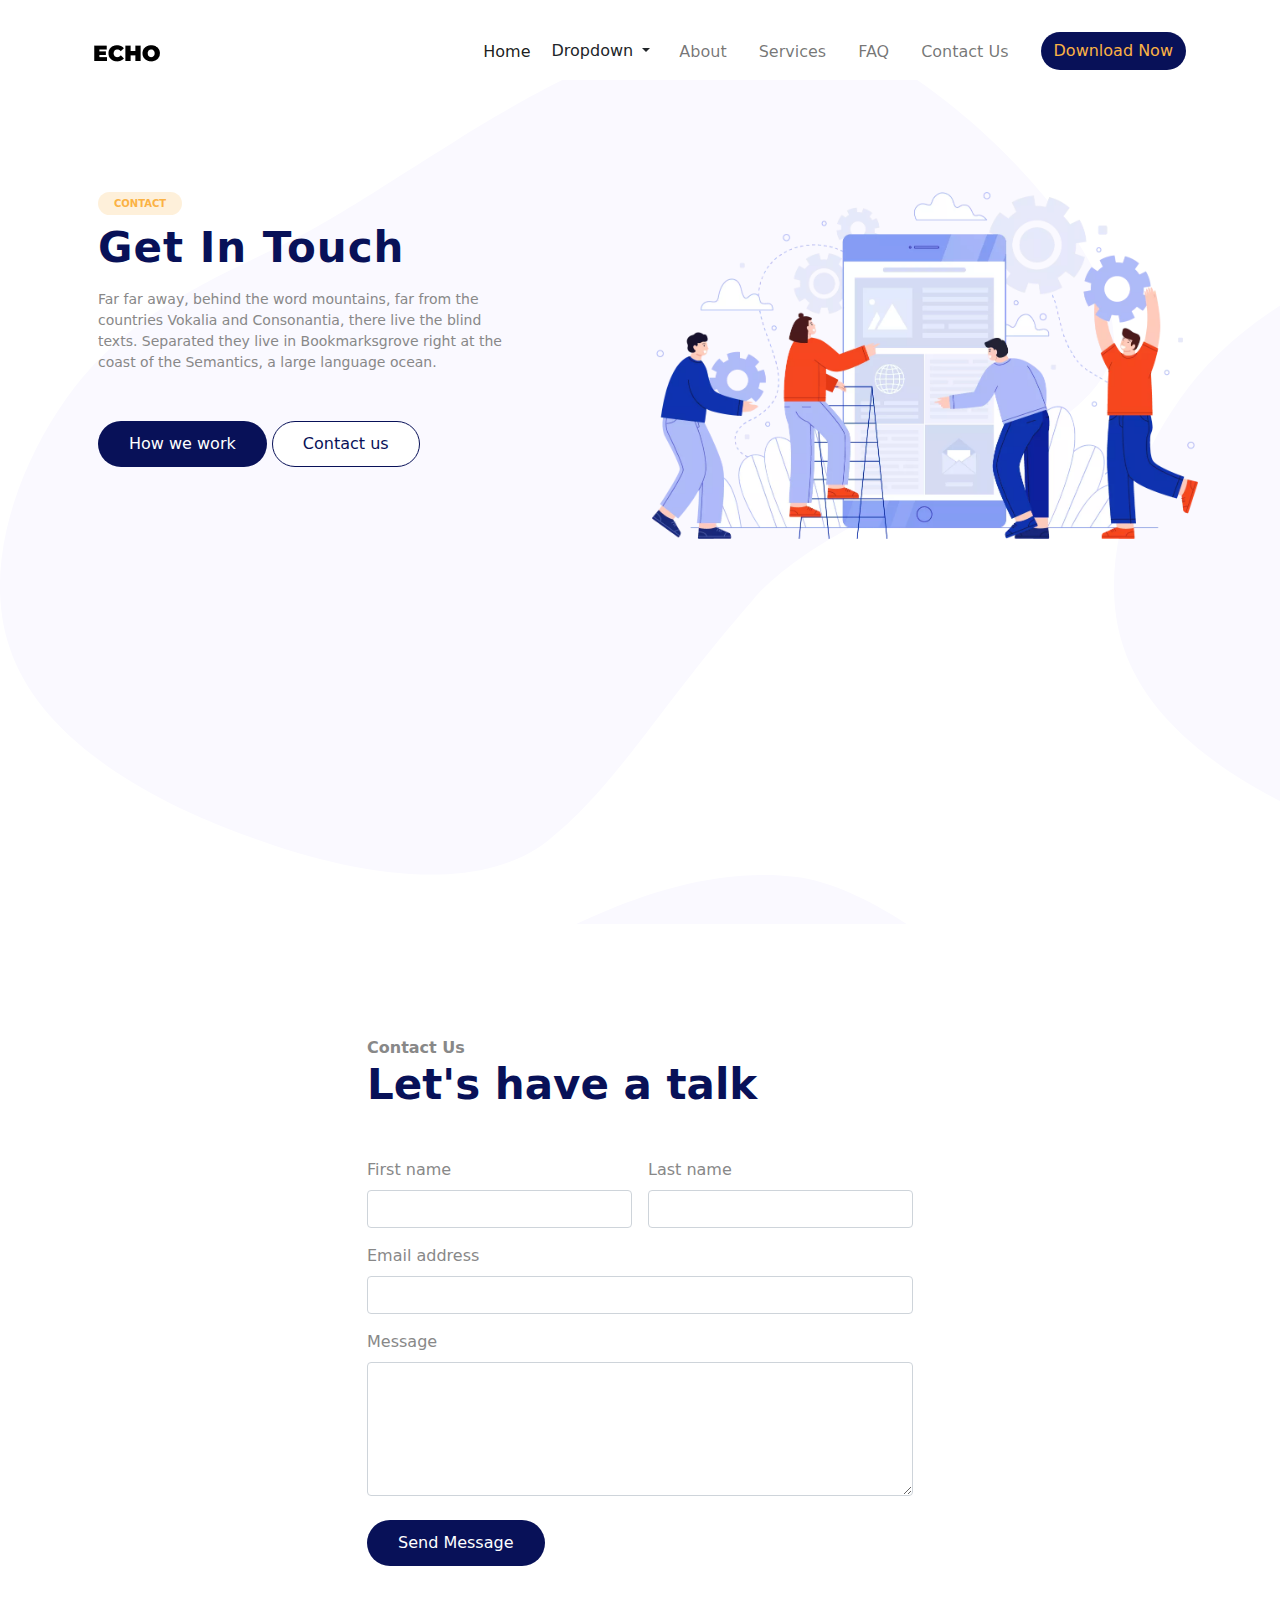
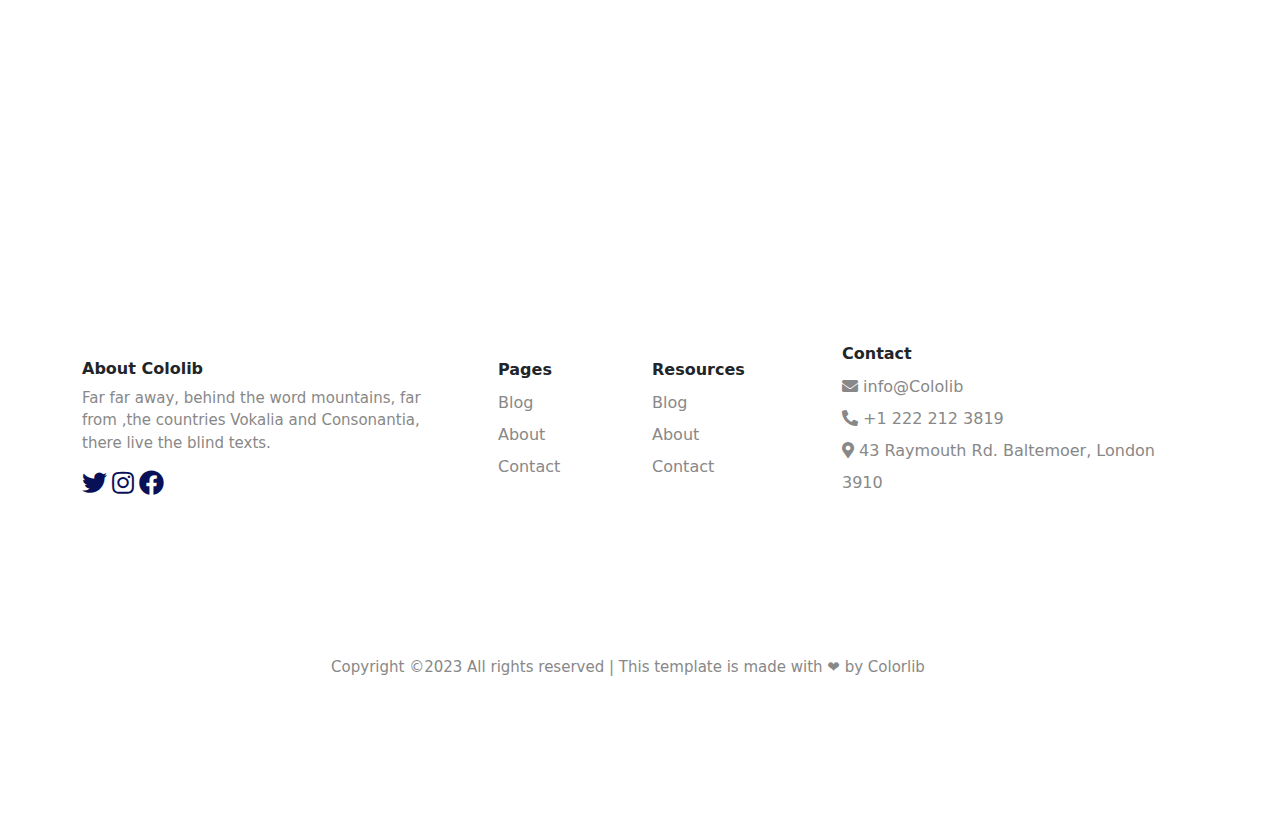
<file: contact.html>
<!DOCTYPE html>
<html lang="en">
  <head>
    <meta charset="UTF-8" />
    <meta name="viewport" content="width=device-width, initial-scale=1.0" />
    <title>Contact</title>
    <link rel="stylesheet" href="css/all.css" />
    <link rel="stylesheet" href="css/bootstrap.css" />
    <link rel="stylesheet" href="css/main.css" />
  </head>
  <body>
    <section class="all-home">
      <nav class="navbar navbar-expand-lg navbar-light bg-nav container mt-4">
        <div class="container-fluid">
          <a class="navbar-brand" href="#"
            ><img src="image/logo.png.webp" alt=""
          /></a>
          <button
            class="navbar-toggler"
            type="button"
            data-bs-toggle="collapse"
            data-bs-target="#navbarSupportedContent"
            aria-controls="navbarSupportedContent"
            aria-expanded="false"
            aria-label="Toggle navigation"
          >
            <span class="navbar-toggler-icon"></span>
          </button>
          <div class="collapse navbar-collapse" id="navbarSupportedContent">
            <ul class="navbar-nav ms-auto mb-2 mb-lg-0">
              <li class="nav-item">
                <a class="nav-link active" aria-current="page" href="index.html"
                  >Home</a
                >
              </li>
              <div class="dropdown">
                <button
                  class="btn btn-bg dropdown-toggle"
                  type="button"
                  id="dropdownMenuButton1"
                  data-bs-toggle="dropdown"
                  aria-expanded="false"
                >
                  Dropdown
                </button>
                <ul class="dropdown-menu" aria-labelledby="dropdownMenuButton1">
                  <li><a class="dropdown-item" href="#">Menu One</a></li>
                  <li><a class="dropdown-item" href="#">Menu Two</a></li>
                  <li>
                    <a class="dropdown-item" href="#">Menu Three</a>
                  </li>
                </ul>
              </div>
              <li class="nav-item ms-2">
                <a class="nav-link" href="about.html">About</a>
              </li>
              <li class="nav-item ms-3">
                <a class="nav-link" href="service.html">Services</a>
              </li>
              <li class="nav-item ms-3">
                <a class="nav-link" href="FAQ.html">FAQ</a>
              </li>
              <li class="nav-item ms-3">
                <a class="nav-link" href="contact.html">Contact Us</a>
              </li>
              <li>
                <button type="button" class="btn btn1 ms-4">
                  Download Now
                </button>
              </li>
            </ul>
          </div>
        </div>
      </nav>
      <section class="home-section">
        <div class="container mt-5">
          <div class="row pt-5 justify-content-between">
            <div class="col-lg-5 me-5 ms-3">
              <button type="button" class="btn butna mb-2">CONTACT</button>
              <h1 class="mb-3">Get In Touch</h1>
              <p class="pe-4 mb-5">
                Far far away, behind the word mountains, far from the countries
                Vokalia and Consonantia, there live the blind texts. Separated
                they live in Bookmarksgrove right at the coast of the Semantics,
                a large language ocean.
              </p>
              <button type="button" class="btn butn">How we work</button>
              <button type="button" class="btn butu">Contact us</button>
            </div>
            <div class="col-lg-6 ms-4">
              <img src="image/about_1.png.webp" alt="" width="100%" />
            </div>
          </div>
        </div>
      </section>
    </section>
    <section class="contact-section">
      <div class="container">
        <div class="row justify-content-center">
          <div class="col-lg-6 mx-auto mb-5 mb-lg-0">
            <p class="mb-0">Contact Us</p>
            <h2 class="mb-5">Let's have a talk</h2>
            <form class="row g-3 mb-4">
              <div class="col-md-6">
                <label
                  for="inputEmail4"
                  class="form-label"
                  style="color: #888888"
                  >First name</label
                >
                <input type="text" class="form-control" id="inputEmail4" />
              </div>
              <div class="col-md-6">
                <label
                  for="inputEmail4"
                  class="form-label"
                  style="color: #888888"
                  >Last name</label
                >
                <input type="text" class="form-control" id="inputEmail4" />
              </div>
              <div class="col-md-12">
                <label
                  for="inputEmail4"
                  class="form-label"
                  style="color: #888888"
                  >Email address</label
                >
                <input type="email" class="form-control" id="inputEmail4" />
              </div>
              <div class="col-md-12">
                <label
                  for="inputEmail4"
                  class="form-label"
                  style="color: #888888"
                  >Message</label
                >
                <textarea
                  name=""
                  class="form-control"
                  id="message"
                  cols="30"
                  rows="5"
                ></textarea>
              </div>
            </form>
            <button type="button" class="btn butn">Send Message</button>
          </div>
        </div>
      </div>
    </section>

    <section class="footer-section">
      <div class="container">
        <div
          class="row pt-5 mb-5 align-items-center justify-content-between"
          style="height: 60vh"
        >
          <div class="col-lg-4 pe-4">
            <h6>About Cololib</h6>
            <p style="color: #888888">
              Far far away, behind the word mountains, far from ,the countries
              Vokalia and Consonantia, there live the blind texts.
            </p>
            <i class="fab fa-twitter io"></i>
            <i class="fab fa-instagram io"></i>
            <i class="fab fa-facebook io"></i>
          </div>
          <div class="col-lg-2 pe-4 ps-5">
            <h6>Pages</h6>
            <ul class="links list-unstyled">
              <li><a href="#" style="text-decoration: none">Blog</a></li>
              <li><a href="#" style="text-decoration: none">About</a></li>
              <li><a href="#" style="text-decoration: none">Contact</a></li>
            </ul>
          </div>
          <div class="col-lg-2">
            <h6>Resources</h6>
            <ul class="links list-unstyled">
              <li><a href="#" style="text-decoration: none">Blog</a></li>
              <li><a href="#" style="text-decoration: none">About</a></li>
              <li><a href="#" style="text-decoration: none">Contact</a></li>
            </ul>
          </div>
          <div class="col-lg-4">
            <h6>Contact</h6>
            <ul class="links list-unstyled">
              <li>
                <i class="fas fa-envelope" style="color: #888888"></i>
                <a href="#" style="text-decoration: none">info@Cololib</a>
              </li>
              <li>
                <i class="fas fa-phone-alt" style="color: #888888"></i>
                <a href="#" style="text-decoration: none">+1 222 212 3819</a>
              </li>
              <li>
                <i class="fas fa-map-marker-alt" style="color: #888888"></i>
                <a href="#" style="text-decoration: none"
                  >43 Raymouth Rd. Baltemoer, London 3910</a
                >
              </li>
            </ul>
          </div>
          <div class="row">
            <div class="col-lg-12 text-center">
              <p style="color: #888888">
                Copyright ©2023 All rights reserved | This template is made with
                ❤ by Colorlib
              </p>
            </div>
          </div>
        </div>
      </div>
    </section>
    <script src="https://unpkg.com/swiper/swiper-bundle.min.js"></script>
    <script src="js/cdnjs.cloudflare.com_ajax_libs_popper.js_1.11.0_umd_popper.min.js"></script>
    <script src="js/code.jquery.com_jquery-3.7.1.min.js"></script>
    <script src="js/bootstrap.js"></script>
    <script src="js/main.js"></script>
  </body>
</html>
</file>
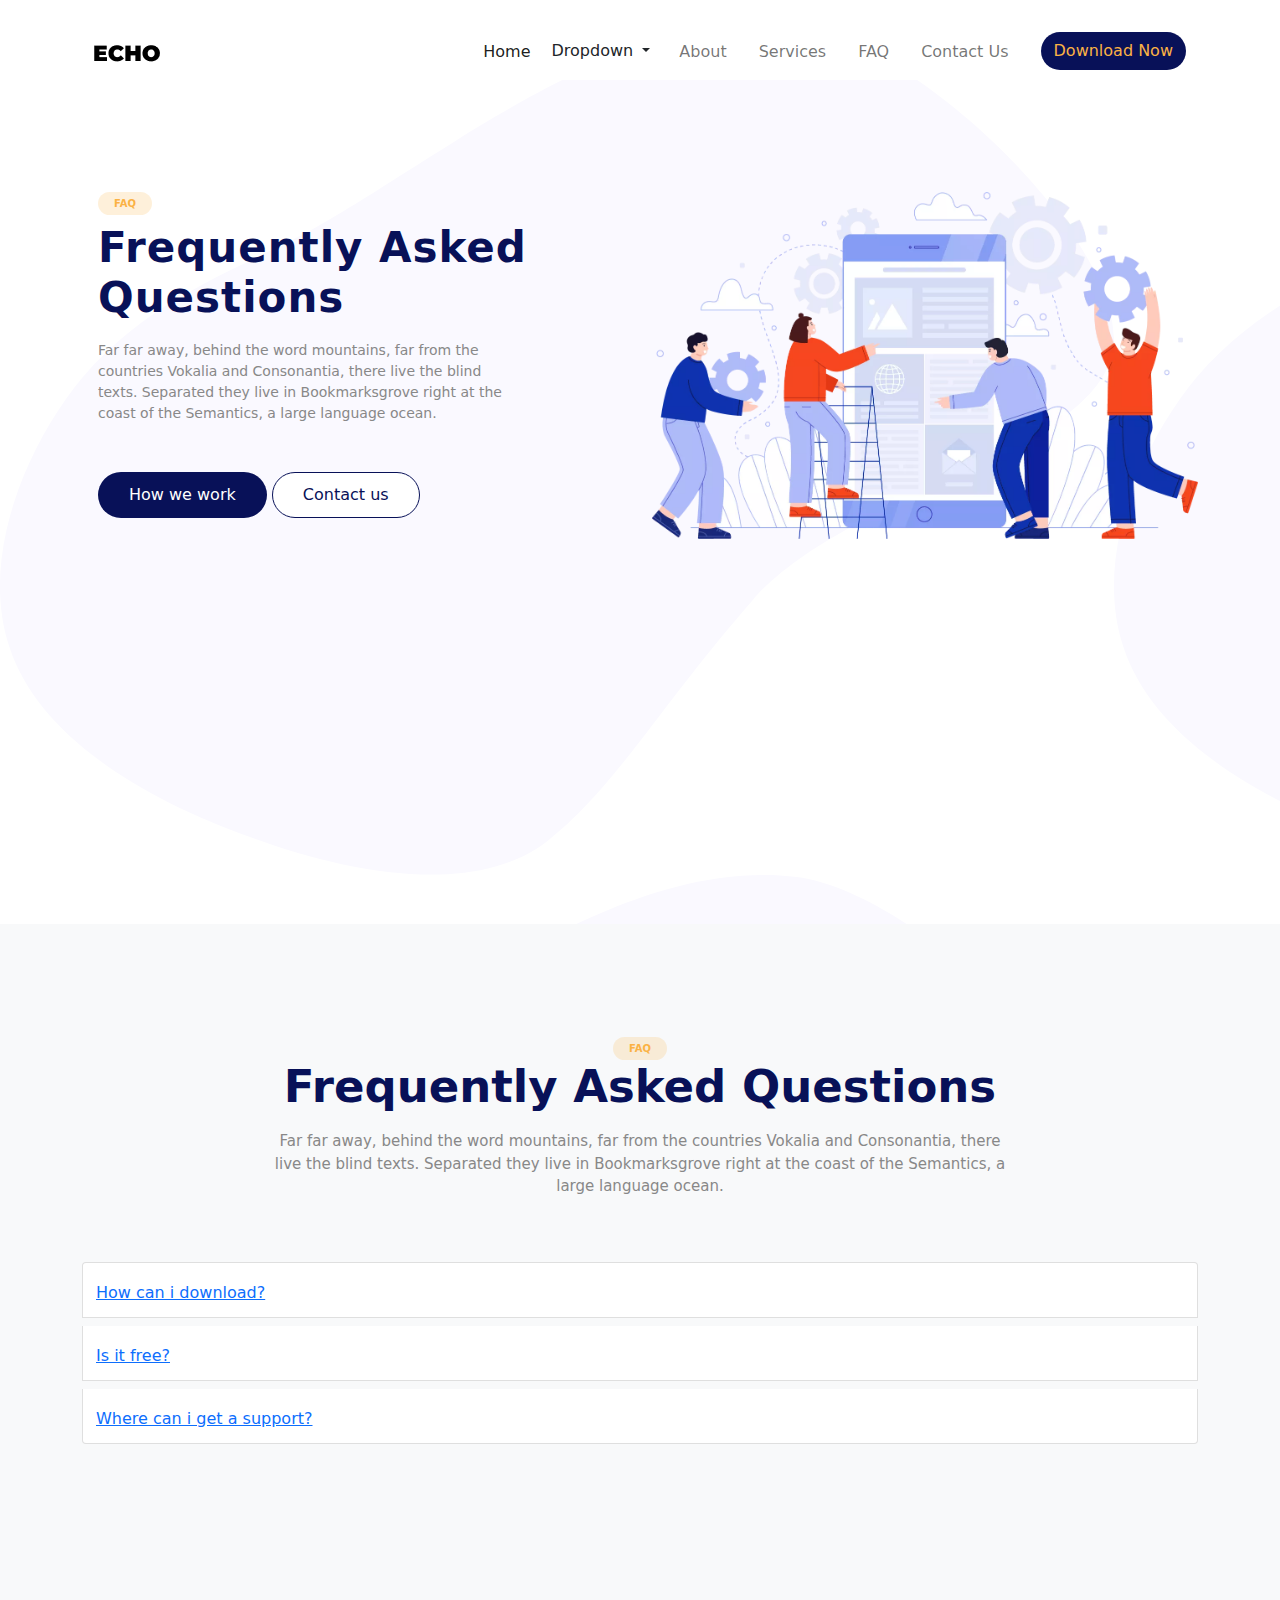
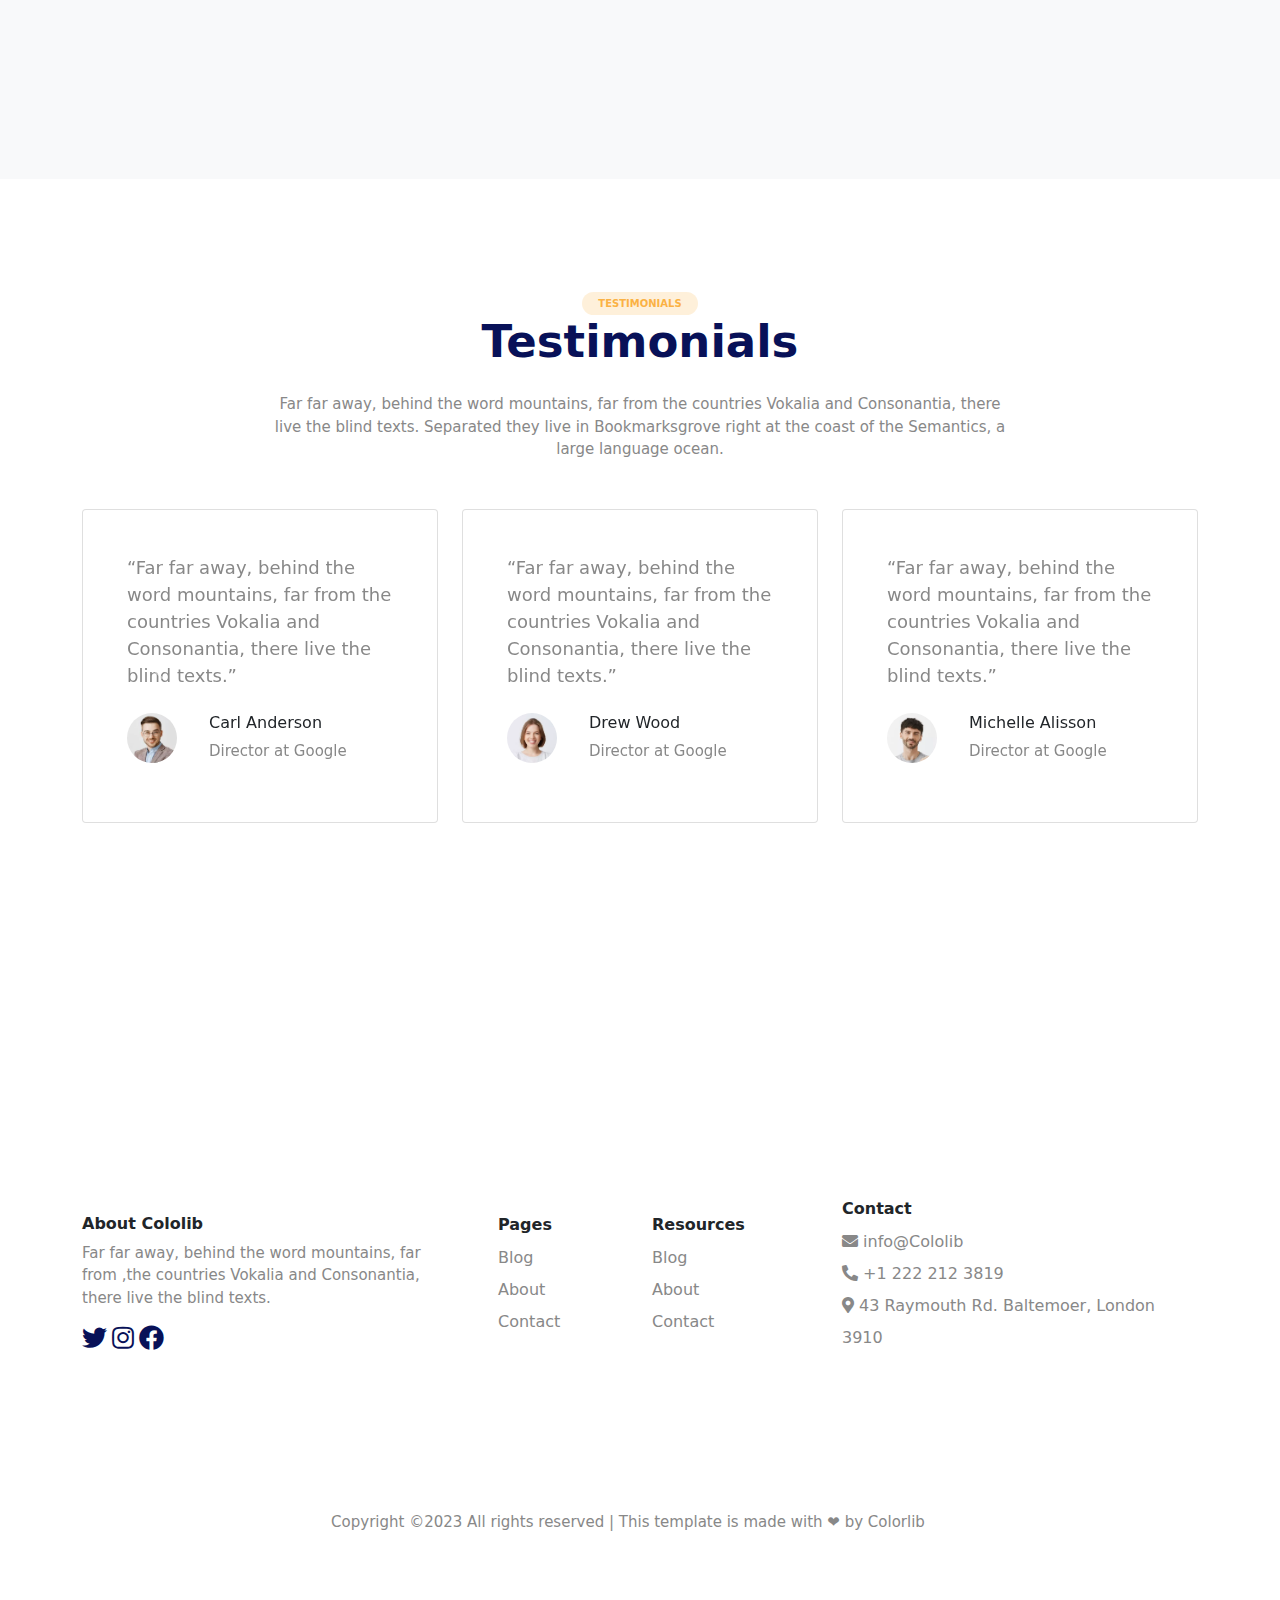
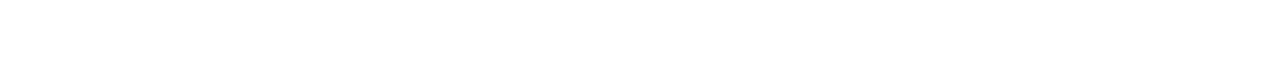
<file: FAQ.html>
<!DOCTYPE html>
<html lang="en">
  <head>
    <meta charset="UTF-8" />
    <meta name="viewport" content="width=device-width, initial-scale=1.0" />
    <title>FAQ</title>
    <link rel="stylesheet" href="css/all.css" />
    <link rel="stylesheet" href="css/bootstrap.css" />
    <link rel="stylesheet" href="css/main.css" />
  </head>
  <body>
    <section class="all-home">
      <nav class="navbar navbar-expand-lg navbar-light bg-nav container mt-4">
        <div class="container-fluid">
          <a class="navbar-brand" href="#"
            ><img src="image/logo.png.webp" alt=""
          /></a>
          <button
            class="navbar-toggler"
            type="button"
            data-bs-toggle="collapse"
            data-bs-target="#navbarSupportedContent"
            aria-controls="navbarSupportedContent"
            aria-expanded="false"
            aria-label="Toggle navigation"
          >
            <span class="navbar-toggler-icon"></span>
          </button>
          <div class="collapse navbar-collapse" id="navbarSupportedContent">
            <ul class="navbar-nav ms-auto mb-2 mb-lg-0">
              <li class="nav-item">
                <a class="nav-link active" aria-current="page" href="index.html"
                  >Home</a
                >
              </li>
              <div class="dropdown">
                <button
                  class="btn btn-bg dropdown-toggle"
                  type="button"
                  id="dropdownMenuButton1"
                  data-bs-toggle="dropdown"
                  aria-expanded="false"
                >
                  Dropdown
                </button>
                <ul class="dropdown-menu" aria-labelledby="dropdownMenuButton1">
                  <li><a class="dropdown-item" href="#">Menu One</a></li>
                  <li><a class="dropdown-item" href="#">Menu Two</a></li>
                  <li>
                    <a class="dropdown-item" href="#">Menu Three</a>
                  </li>
                </ul>
              </div>
              <li class="nav-item ms-2">
                <a class="nav-link" href="about.html">About</a>
              </li>
              <li class="nav-item ms-3">
                <a class="nav-link" href="service.html">Services</a>
              </li>
              <li class="nav-item ms-3">
                <a class="nav-link" href="FAQ.html">FAQ</a>
              </li>
              <li class="nav-item ms-3">
                <a class="nav-link" href="contact.html">Contact Us</a>
              </li>
              <li>
                <button type="button" class="btn btn1 ms-4">
                  Download Now
                </button>
              </li>
            </ul>
          </div>
        </div>
      </nav>
      <section class="home-section">
        <div class="container mt-5">
          <div class="row pt-5 justify-content-between">
            <div class="col-lg-5 me-5 ms-3">
              <button type="button" class="btn butna mb-2">FAQ</button>
              <h1 class="mb-3">Frequently Asked Questions</h1>
              <p class="pe-4 mb-5">
                Far far away, behind the word mountains, far from the countries
                Vokalia and Consonantia, there live the blind texts. Separated
                they live in Bookmarksgrove right at the coast of the Semantics,
                a large language ocean.
              </p>
              <button type="button" class="btn butn">How we work</button>
              <button type="button" class="btn butu">Contact us</button>
            </div>
            <div class="col-lg-6 ms-4">
              <img src="image/about_1.png.webp" alt="" width="100%" />
            </div>
          </div>
        </div>
      </section>
    </section>
    <section class="faq-section">
      <div class="container">
        <div class="row mb-5">
          <div class="col-lg-8 text-center mx-auto">
            <button type="button" class="btn butna mb-0">FAQ</button>
            <h2 class="mb-3">Frequently Asked Questions</h2>
            <p>
              Far far away, behind the word mountains, far from the countries
              Vokalia and Consonantia, there live the blind texts. Separated
              they live in Bookmarksgrove right at the coast of the Semantics, a
              large language ocean.
            </p>
          </div>
        </div>
        <div class="custom-accordion" id="accordion_1">
          <div class="accordion-item bg-white mb-2">
            <h2 class="mb-0">
              <button
                class="btn btn-link collapsed"
                type="button"
                data-bs-toggle="collapse"
                data-bs-target="#collapseOne"
                aria-expanded="false"
                aria-controls="collapseOne"
              >
                How can i download?
              </button>
            </h2>
            <div
              id="collapseOne"
              class="collapse"
              aria-labelledby="headingOne"
              data-bs-parent="#accordion_1"
            >
              <div class="accordion-body">
                <div class="d-flex">
                  <div>
                    <p>
                      Far far away, behind the word mountains, far from the
                      countries Vokalia and Consonantia, there live the blind
                      texts.
                    </p>
                    <p>
                      Separated they live in Bookmarksgrove right at the coast
                      of the Semantics, a large language ocean.
                    </p>
                  </div>
                </div>
              </div>
            </div>
          </div>
          <div class="accordion-item bg-white mb-2">
            <h2 class="mb-0">
              <button
                class="btn btn-link collapsed"
                type="button"
                data-bs-toggle="collapse"
                data-bs-target="#collapseTwo"
                aria-expanded="false"
                aria-controls="collapseTwo"
              >
                Is it free?
              </button>
            </h2>
            <div
              id="collapseTwo"
              class="collapse"
              aria-labelledby="headingTwo"
              data-bs-parent="#accordion_1"
            >
              <div class="accordion-body">
                <div class="d-flex">
                  <div>
                    <p>
                      Far far away, behind the word mountains, far from the
                      countries Vokalia and Consonantia, there live the blind
                      texts.
                    </p>
                    <p>
                      Separated they live in Bookmarksgrove right at the coast
                      of the Semantics, a large language ocean.
                    </p>
                  </div>
                </div>
              </div>
            </div>
          </div>
          <div class="accordion-item bg-white mb-2">
            <h2 class="mb-0">
              <button
                class="btn btn-link collapsed"
                type="button"
                data-bs-toggle="collapse"
                data-bs-target="#collapseThree"
                aria-expanded="false"
                aria-controls="collapseThree"
              >
                Where can i get a support?
              </button>
            </h2>
            <div
              id="collapseThree"
              class="collapse"
              aria-labelledby="headingThree"
              data-bs-parent="#accordion_1"
            >
              <div class="accordion-body">
                <div class="d-flex">
                  <div>
                    <p>
                      When she reached the first hills of the Italic Mountains,
                      she had a last view back on the skyline of her hometown
                      Bookmarksgrove, the headline of Alphabet Village and the
                      subline of her own road, the Line Lane.
                    </p>
                    <p>
                      Pityful a rethoric question ran over her cheek, then she
                      continued her way.
                    </p>
                  </div>
                </div>
              </div>
            </div>
          </div>
        </div>
      </div>
    </section>

    <section class="testimonials-section" style="background-color: white">
      <div class="container">
        <div class="row">
          <div class="col-lg-8 text-center mx-auto">
            <button type="button" class="btn butna">TESTIMONIALS</button>
            <h2 class="mb-4">Testimonials</h2>
            <p class="mb-5">
              Far far away, behind the word mountains, far from the countries
              Vokalia and Consonantia, there live the blind texts. Separated
              they live in Bookmarksgrove right at the coast of the Semantics, a
              large language ocean.
            </p>
          </div>
        </div>
        <div class="row">
          <div
            id="carouselExampleCaptions"
            class="carousel slide"
            data-bs-ride="carousel"
          >
            <div class="carousel-indicators">
              <button
                type="button"
                data-bs-target="#carouselExampleCaptions"
                data-bs-slide-to="0"
                class="active"
                aria-current="true"
                aria-label="Slide 1"
              ></button>
              <button
                type="button"
                data-bs-target="#carouselExampleCaptions"
                data-bs-slide-to="1"
                aria-label="Slide 2"
              ></button>
              <button
                type="button"
                data-bs-target="#carouselExampleCaptions"
                data-bs-slide-to="2"
                aria-label="Slide 3"
              ></button>
            </div>
            <div class="carousel-inner">
              <div class="carousel-item active">
                <div class="row">
                  <div class="col">
                    <div class="card" style="padding: 28px">
                      <div class="card-body">
                        <p class="card-text mb-4" style="font-size: 18px">
                          “Far far away, behind the word mountains, far from the
                          countries Vokalia and Consonantia, there live the
                          blind texts.”
                        </p>
                        <div class="d-flex">
                          <div class="pe-3">
                            <img
                              src="image/person_1.jpg.webp"
                              alt="..."
                              width="50px"
                              height="50px"
                              style="border-radius: 50%"
                            />
                          </div>
                          <div class="ps-3">
                            <h6>Carl Anderson</h6>
                            <p>Director at Google</p>
                          </div>
                        </div>
                      </div>
                    </div>
                  </div>
                  <div class="col">
                    <div class="card" style="padding: 28px">
                      <div class="card-body">
                        <p class="card-text mb-4" style="font-size: 18px">
                          “Far far away, behind the word mountains, far from the
                          countries Vokalia and Consonantia, there live the
                          blind texts.”
                        </p>
                        <div class="d-flex">
                          <div class="pe-3">
                            <img
                              src="image/person_2.jpg.webp"
                              alt="..."
                              width="50px"
                              height="50px"
                              style="border-radius: 50%"
                            />
                          </div>
                          <div class="ps-3">
                            <h6>Drew Wood</h6>
                            <p>Director at Google</p>
                          </div>
                        </div>
                      </div>
                    </div>
                  </div>
                  <div class="col">
                    <div class="card" style="padding: 28px">
                      <div class="card-body">
                        <p class="card-text mb-4" style="font-size: 18px">
                          “Far far away, behind the word mountains, far from the
                          countries Vokalia and Consonantia, there live the
                          blind texts.”
                        </p>
                        <div class="d-flex">
                          <div class="pe-3">
                            <img
                              src="image/person_3.jpg.webp"
                              alt="..."
                              width="50px"
                              height="50px"
                              style="border-radius: 50%"
                            />
                          </div>
                          <div class="ps-3">
                            <h6>Michelle Alisson</h6>
                            <p>Director at Google</p>
                          </div>
                        </div>
                      </div>
                    </div>
                  </div>
                </div>
                <div class="carousel-caption d-none d-md-block"></div>
              </div>
              <div class="carousel-item">
                <div class="row">
                  <div class="col">
                    <div class="card" style="padding: 28px">
                      <div class="card-body">
                        <p class="card-text mb-4" style="font-size: 18px">
                          “Far far away, behind the word mountains, far from the
                          countries Vokalia and Consonantia, there live the
                          blind texts.”
                        </p>
                        <div class="d-flex">
                          <div class="pe-3">
                            <img
                              src="image/person_1.jpg.webp"
                              alt="..."
                              width="50px"
                              height="50px"
                              style="border-radius: 50%"
                            />
                          </div>
                          <div class="ps-3">
                            <h6>Carl Anderson</h6>
                            <p>Director at Google</p>
                          </div>
                        </div>
                      </div>
                    </div>
                  </div>
                  <div class="col">
                    <div class="card" style="padding: 28px">
                      <div class="card-body">
                        <p class="card-text mb-4" style="font-size: 18px">
                          “Far far away, behind the word mountains, far from the
                          countries Vokalia and Consonantia, there live the
                          blind texts.”
                        </p>
                        <div class="d-flex">
                          <div class="pe-3">
                            <img
                              src="image/person_2.jpg.webp"
                              alt="..."
                              width="50px"
                              height="50px"
                              style="border-radius: 50%"
                            />
                          </div>
                          <div class="ps-3">
                            <h6>Drew Wood</h6>
                            <p>Director at Google</p>
                          </div>
                        </div>
                      </div>
                    </div>
                  </div>
                  <div class="col">
                    <div class="card" style="padding: 28px">
                      <div class="card-body">
                        <p class="card-text mb-4" style="font-size: 18px">
                          “Far far away, behind the word mountains, far from the
                          countries Vokalia and Consonantia, there live the
                          blind texts.”
                        </p>
                        <div class="d-flex">
                          <div class="pe-3">
                            <img
                              src="image/person_3.jpg.webp"
                              alt="..."
                              width="50px"
                              height="50px"
                              style="border-radius: 50%"
                            />
                          </div>
                          <div class="ps-3">
                            <h6>Michelle Alisson</h6>
                            <p>Director at Google</p>
                          </div>
                        </div>
                      </div>
                    </div>
                  </div>
                </div>
                <div class="carousel-caption d-none d-md-block"></div>
              </div>
              <div class="carousel-item">
                <div class="row">
                  <div class="col">
                    <div class="card" style="padding: 28px">
                      <div class="card-body">
                        <p class="card-text mb-4" style="font-size: 18px">
                          “Far far away, behind the word mountains, far from the
                          countries Vokalia and Consonantia, there live the
                          blind texts.”
                        </p>
                        <div class="d-flex">
                          <div class="pe-3">
                            <img
                              src="image/person_1.jpg.webp"
                              alt="..."
                              width="50px"
                              height="50px"
                              style="border-radius: 50%"
                            />
                          </div>
                          <div class="ps-3">
                            <h6>Carl Anderson</h6>
                            <p>Director at Google</p>
                          </div>
                        </div>
                      </div>
                    </div>
                  </div>
                  <div class="col">
                    <div class="card" style="padding: 28px">
                      <div class="card-body">
                        <p class="card-text mb-4" style="font-size: 18px">
                          “Far far away, behind the word mountains, far from the
                          countries Vokalia and Consonantia, there live the
                          blind texts.”
                        </p>
                        <div class="d-flex">
                          <div class="pe-3">
                            <img
                              src="image/person_2.jpg.webp"
                              alt="..."
                              width="50px"
                              height="50px"
                              style="border-radius: 50%"
                            />
                          </div>
                          <div class="ps-3">
                            <h6>Drew Wood</h6>
                            <p>Director at Google</p>
                          </div>
                        </div>
                      </div>
                    </div>
                  </div>
                  <div class="col">
                    <div class="card" style="padding: 28px">
                      <div class="card-body">
                        <p class="card-text mb-4" style="font-size: 18px">
                          “Far far away, behind the word mountains, far from the
                          countries Vokalia and Consonantia, there live the
                          blind texts.”
                        </p>
                        <div class="d-flex">
                          <div class="pe-3">
                            <img
                              src="image/person_3.jpg.webp"
                              alt="..."
                              width="50px"
                              height="50px"
                              style="border-radius: 50%"
                            />
                          </div>
                          <div class="ps-3">
                            <h6>Michelle Alisson</h6>
                            <p>Director at Google</p>
                          </div>
                        </div>
                      </div>
                    </div>
                  </div>
                </div>
                <div class="carousel-caption d-none d-md-block"></div>
              </div>
            </div>
            <button
              class="carousel-control-prev"
              type="button"
              data-bs-target="#carouselExampleCaptions"
              data-bs-slide="prev"
            >
              <span
                class="carousel-control-prev-icon"
                aria-hidden="true"
              ></span>
              <span class="visually-hidden">Previous</span>
            </button>
            <button
              class="carousel-control-next"
              type="button"
              data-bs-target="#carouselExampleCaptions"
              data-bs-slide="next"
            >
              <span
                class="carousel-control-next-icon"
                aria-hidden="true"
              ></span>
              <span class="visually-hidden">Next</span>
            </button>
          </div>
        </div>
      </div>
    </section>
    <section class="footer-section">
      <div class="container">
        <div
          class="row pt-5 mb-5 align-items-center justify-content-between"
          style="height: 60vh"
        >
          <div class="col-lg-4 pe-4">
            <h6>About Cololib</h6>
            <p style="color: #888888">
              Far far away, behind the word mountains, far from ,the countries
              Vokalia and Consonantia, there live the blind texts.
            </p>
            <i class="fab fa-twitter io"></i>
            <i class="fab fa-instagram io"></i>
            <i class="fab fa-facebook io"></i>
          </div>
          <div class="col-lg-2 pe-4 ps-5">
            <h6>Pages</h6>
            <ul class="links list-unstyled">
              <li><a href="#" style="text-decoration: none">Blog</a></li>
              <li><a href="#" style="text-decoration: none">About</a></li>
              <li><a href="#" style="text-decoration: none">Contact</a></li>
            </ul>
          </div>
          <div class="col-lg-2">
            <h6>Resources</h6>
            <ul class="links list-unstyled">
              <li><a href="#" style="text-decoration: none">Blog</a></li>
              <li><a href="#" style="text-decoration: none">About</a></li>
              <li><a href="#" style="text-decoration: none">Contact</a></li>
            </ul>
          </div>
          <div class="col-lg-4">
            <h6>Contact</h6>
            <ul class="links list-unstyled">
              <li>
                <i class="fas fa-envelope" style="color: #888888"></i>
                <a href="#" style="text-decoration: none">info@Cololib</a>
              </li>
              <li>
                <i class="fas fa-phone-alt" style="color: #888888"></i>
                <a href="#" style="text-decoration: none">+1 222 212 3819</a>
              </li>
              <li>
                <i class="fas fa-map-marker-alt" style="color: #888888"></i>
                <a href="#" style="text-decoration: none"
                  >43 Raymouth Rd. Baltemoer, London 3910</a
                >
              </li>
            </ul>
          </div>
          <div class="row">
            <div class="col-lg-12 text-center">
              <p style="color: #888888">
                Copyright ©2023 All rights reserved | This template is made with
                ❤ by Colorlib
              </p>
            </div>
          </div>
        </div>
      </div>
    </section>
    <script src="https://unpkg.com/swiper/swiper-bundle.min.js"></script>
    <script src="js/cdnjs.cloudflare.com_ajax_libs_popper.js_1.11.0_umd_popper.min.js"></script>
    <script src="js/code.jquery.com_jquery-3.7.1.min.js"></script>
    <script src="js/bootstrap.js"></script>
    <script src="js/main.js"></script>
  </body>
</html>
</file>
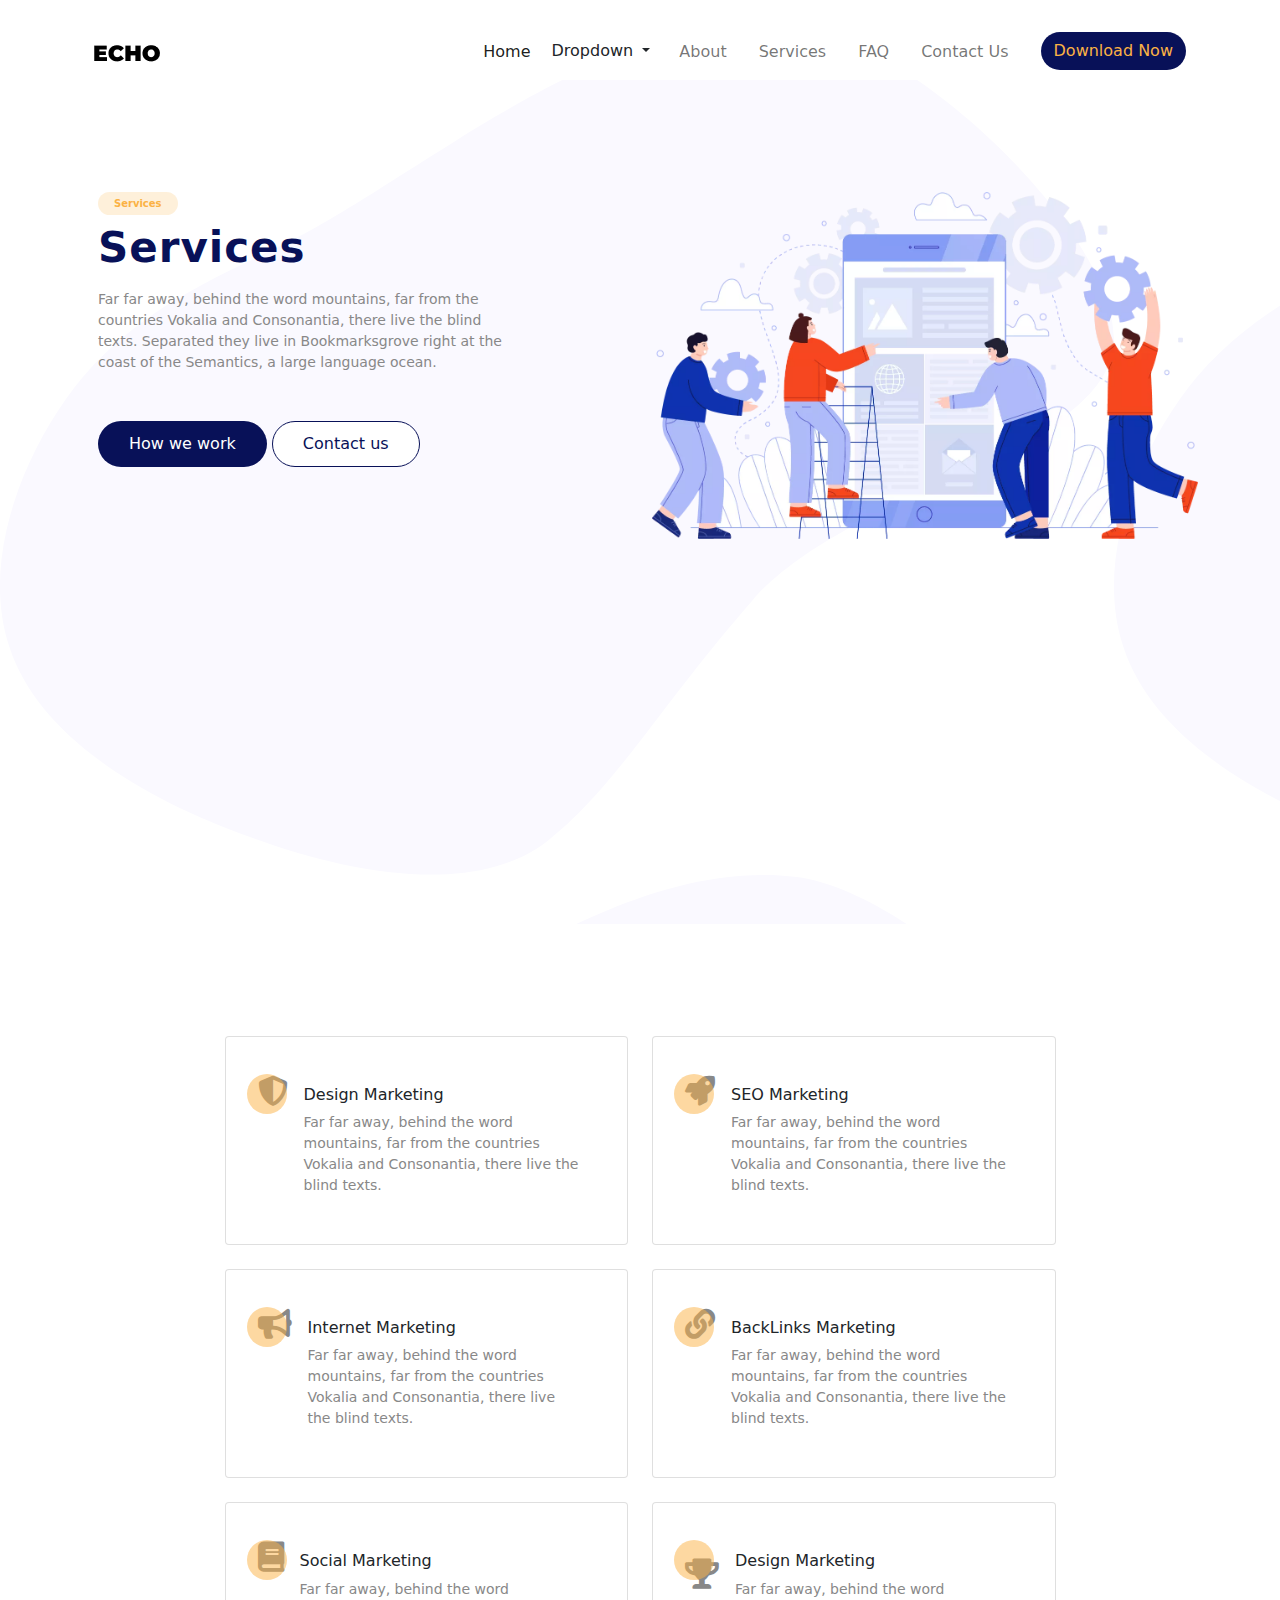
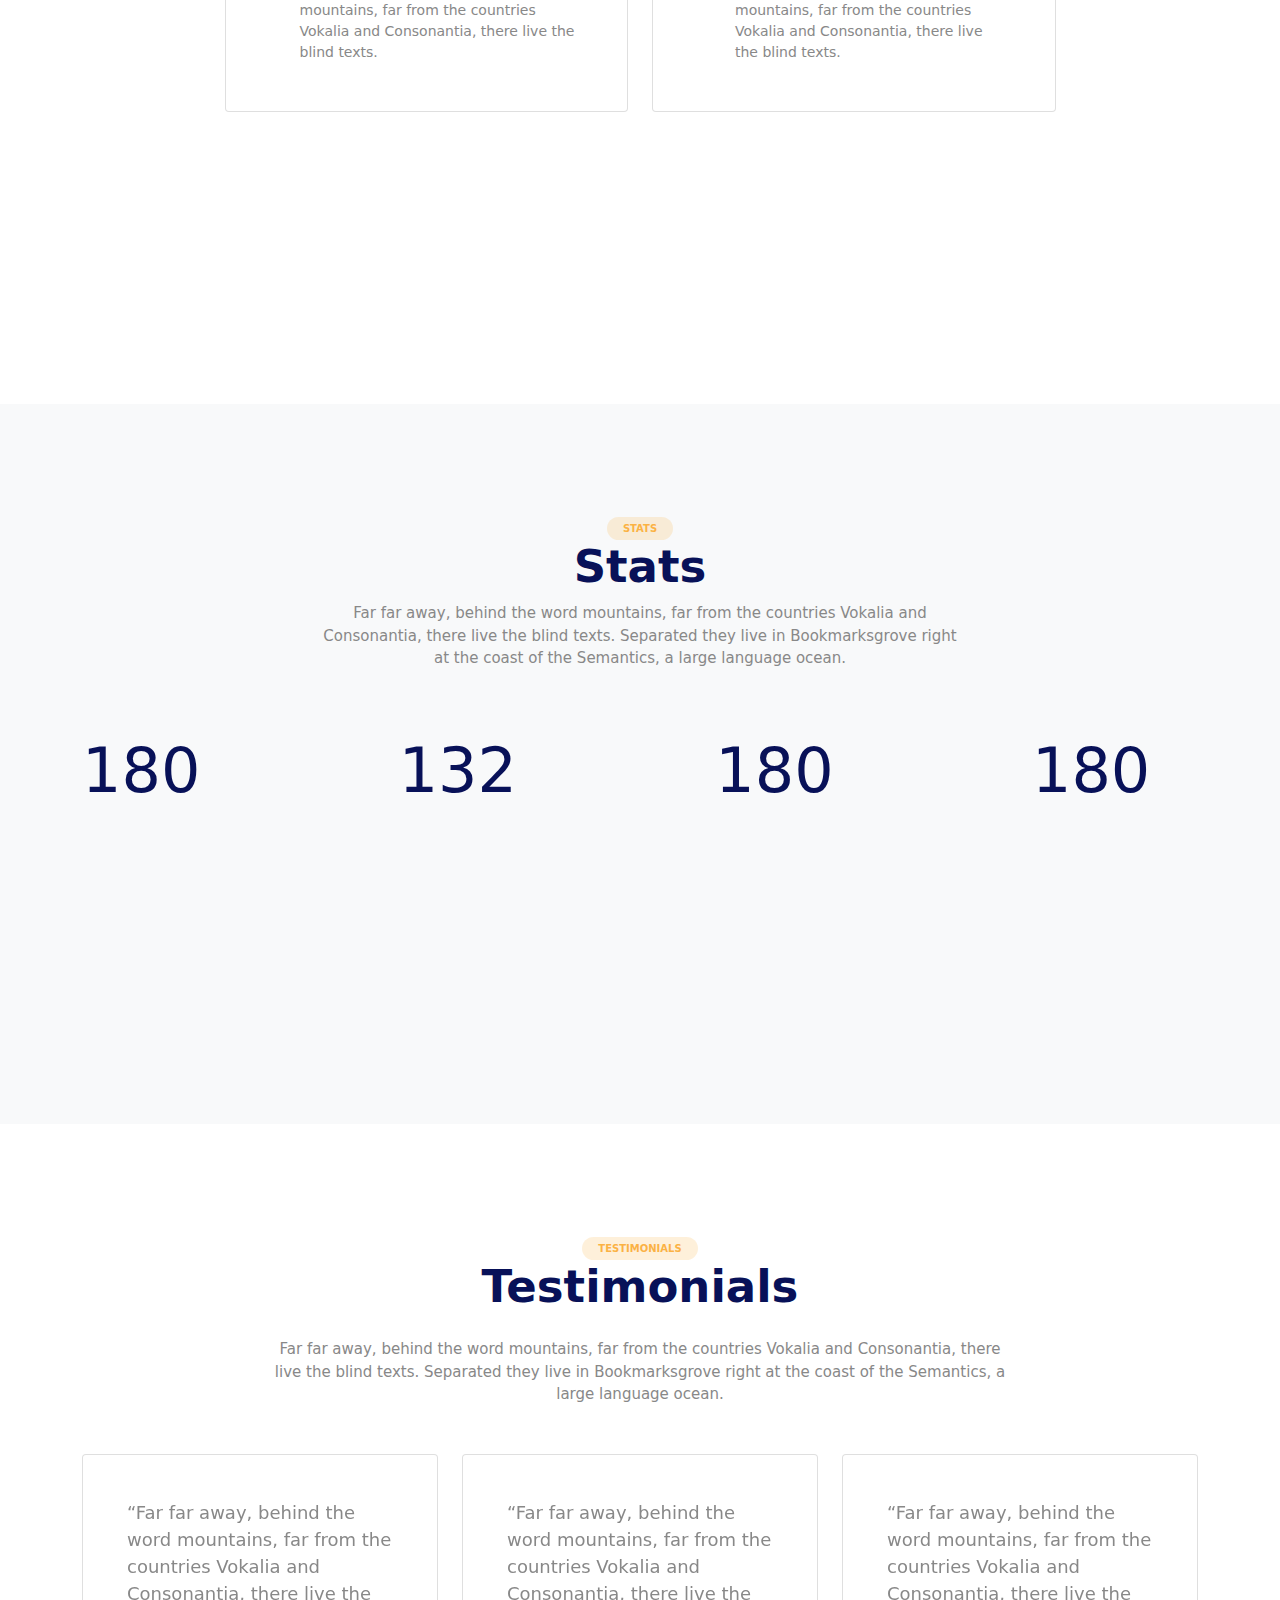
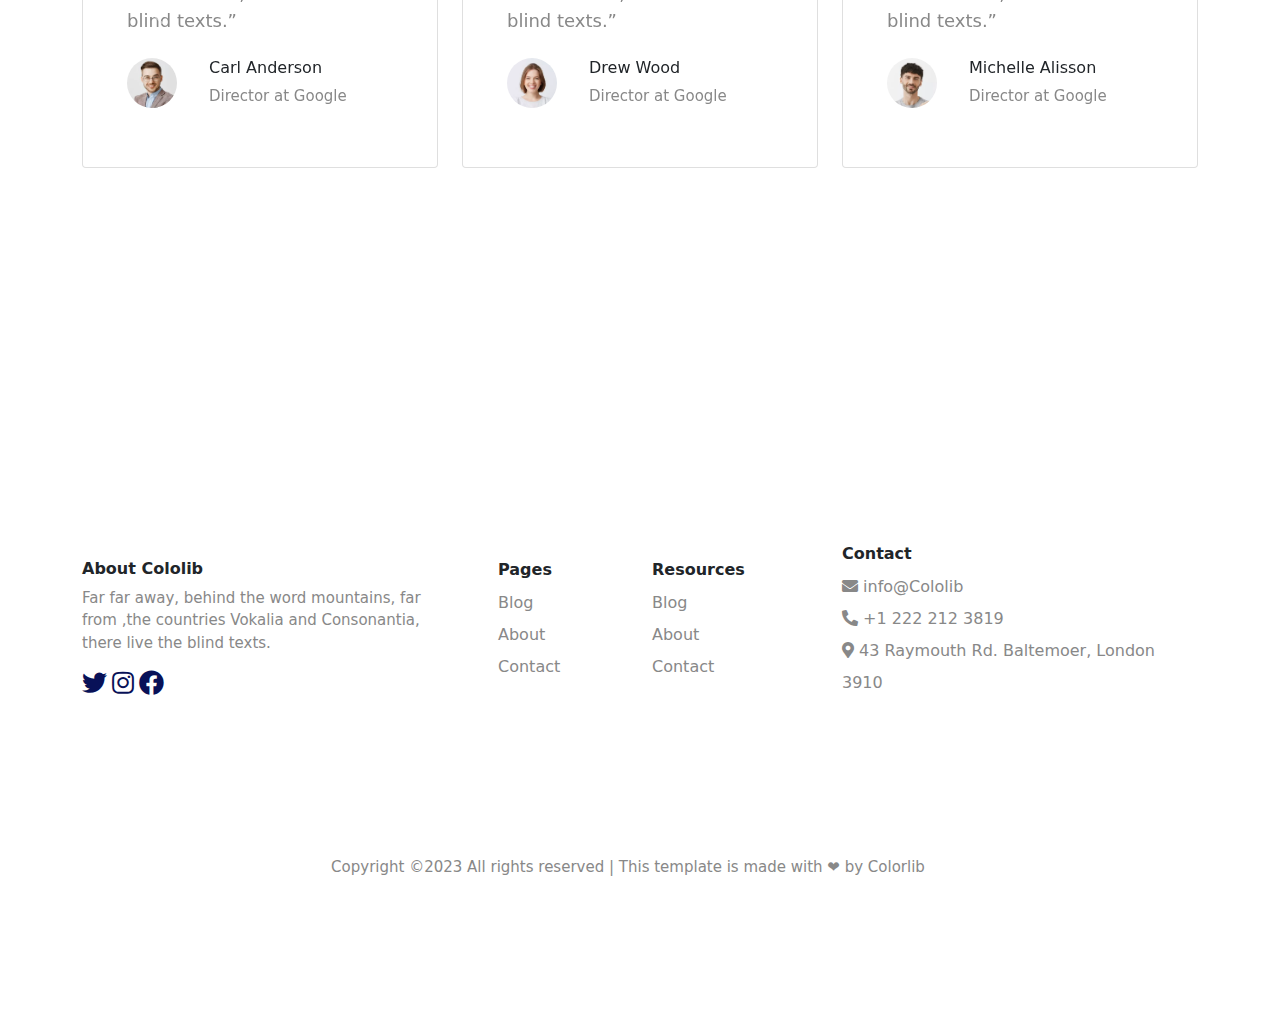
<file: service.html>
<!DOCTYPE html>
<html lang="en">
  <head>
    <meta charset="UTF-8" />
    <meta name="viewport" content="width=device-width, initial-scale=1.0" />
    <title>Services</title>
    <link rel="stylesheet" href="css/all.css" />
    <link rel="stylesheet" href="css/bootstrap.css" />
    <link rel="stylesheet" href="css/main.css" />
  </head>
  <body>
    <section class="all-home">
      <nav class="navbar navbar-expand-lg navbar-light bg-nav container mt-4">
        <div class="container-fluid">
          <a class="navbar-brand" href="#"
            ><img src="image/logo.png.webp" alt=""
          /></a>
          <button
            class="navbar-toggler"
            type="button"
            data-bs-toggle="collapse"
            data-bs-target="#navbarSupportedContent"
            aria-controls="navbarSupportedContent"
            aria-expanded="false"
            aria-label="Toggle navigation"
          >
            <span class="navbar-toggler-icon"></span>
          </button>
          <div class="collapse navbar-collapse" id="navbarSupportedContent">
            <ul class="navbar-nav ms-auto mb-2 mb-lg-0">
              <li class="nav-item">
                <a class="nav-link active" aria-current="page" href="index.html"
                  >Home</a
                >
              </li>
              <div class="dropdown">
                <button
                  class="btn btn-bg dropdown-toggle"
                  type="button"
                  id="dropdownMenuButton1"
                  data-bs-toggle="dropdown"
                  aria-expanded="false"
                >
                  Dropdown
                </button>
                <ul class="dropdown-menu" aria-labelledby="dropdownMenuButton1">
                  <li><a class="dropdown-item" href="#">Menu One</a></li>
                  <li><a class="dropdown-item" href="#">Menu Two</a></li>
                  <li>
                    <a class="dropdown-item" href="#">Menu Three</a>
                  </li>
                </ul>
              </div>
              <li class="nav-item ms-2">
                <a class="nav-link" href="about.html">About</a>
              </li>
              <li class="nav-item ms-3">
                <a class="nav-link" href="service.html">Services</a>
              </li>
              <li class="nav-item ms-3">
                <a class="nav-link" href="FAQ.html">FAQ</a>
              </li>
              <li class="nav-item ms-3">
                <a class="nav-link" href="contact.html">Contact Us</a>
              </li>
              <li>
                <button type="button" class="btn btn1 ms-4">
                  Download Now
                </button>
              </li>
            </ul>
          </div>
        </div>
      </nav>
      <section class="home-section">
        <div class="container mt-5">
          <div class="row pt-5 justify-content-between">
            <div class="col-lg-5 me-5 ms-3">
              <button type="button" class="btn butna mb-2">Services</button>
              <h1 class="mb-3">Services</h1>
              <p class="pe-4 mb-5">
                Far far away, behind the word mountains, far from the countries
                Vokalia and Consonantia, there live the blind texts. Separated
                they live in Bookmarksgrove right at the coast of the Semantics,
                a large language ocean.
              </p>
              <button type="button" class="btn butn">How we work</button>
              <button type="button" class="btn butu">Contact us</button>
            </div>
            <div class="col-lg-6 ms-4">
              <img src="image/about_1.png.webp" alt="" width="100%" />
            </div>
          </div>
        </div>
      </section>
    </section>
    <section class="services-section" style="height: 120vh">
      <div class="container">
        <div class="row justify-content-center">
          <div class="col-lg-9">
            <div class="row">
              <div class="col-lg-6">
                <div class="card mb-4" style="padding: 32px">
                  <div class="d-flex">
                    <div class="icon">
                      <i class="fas fa-shield-alt"></i>
                    </div>
                    <div class="card-body">
                      <h5 class="card-title" style="font-size: 16px">
                        Design Marketing
                      </h5>
                      <p class="card-text carrd">
                        Far far away, behind the word mountains, far from the
                        countries Vokalia and Consonantia, there live the blind
                        texts.
                      </p>
                    </div>
                  </div>
                </div>
                <div class="card mb-4" style="padding: 32px">
                  <div class="d-flex">
                    <div class="icon">
                      <i class="fas fa-bullhorn"></i>
                    </div>
                    <div class="card-body">
                      <h5 class="card-title" style="font-size: 16px">
                        Internet Marketing
                      </h5>
                      <p class="card-text carrd">
                        Far far away, behind the word mountains, far from the
                        countries Vokalia and Consonantia, there live the blind
                        texts.
                      </p>
                    </div>
                  </div>
                </div>
                <div class="card mb-4" style="padding: 32px">
                  <div class="d-flex">
                    <div class="icon">
                      <i class="fas fa-book"></i>
                    </div>
                    <div class="card-body">
                      <h5 class="card-title" style="font-size: 16px">
                        Social Marketing
                      </h5>
                      <p class="card-text carrd">
                        Far far away, behind the word mountains, far from the
                        countries Vokalia and Consonantia, there live the blind
                        texts.
                      </p>
                    </div>
                  </div>
                </div>
              </div>
              <div class="col-lg-6">
                <div class="card mb-4" style="padding: 32px">
                  <div class="d-flex">
                    <div class="icon">
                      <i class="fas fa-rocket"></i>
                    </div>
                    <div class="card-body">
                      <h5 class="card-title" style="font-size: 16px">
                        SEO Marketing
                      </h5>
                      <p class="card-text carrd">
                        Far far away, behind the word mountains, far from the
                        countries Vokalia and Consonantia, there live the blind
                        texts.
                      </p>
                    </div>
                  </div>
                </div>
                <div class="card mb-4" style="padding: 32px">
                  <div class="d-flex">
                    <div class="icon">
                      <i class="fas fa-link"></i>
                    </div>
                    <div class="card-body">
                      <h5 class="card-title" style="font-size: 16px">
                        BackLinks Marketing
                      </h5>
                      <p class="card-text carrd">
                        Far far away, behind the word mountains, far from the
                        countries Vokalia and Consonantia, there live the blind
                        texts.
                      </p>
                    </div>
                  </div>
                </div>
                <div class="card mb-4" style="padding: 32px">
                  <div class="d-flex">
                    <div class="icon">
                      <i class="fas fa-trophy icono mt-4"></i>
                    </div>
                    <div class="card-body">
                      <h5 class="card-title" style="font-size: 16px">
                        Design Marketing
                      </h5>
                      <p class="card-text carrd">
                        Far far away, behind the word mountains, far from the
                        countries Vokalia and Consonantia, there live the blind
                        texts.
                      </p>
                    </div>
                  </div>
                </div>
              </div>
            </div>
          </div>
        </div>
      </div>
    </section>
    <section class="stats-section">
      <div class="container">
        <div class="row mb-5">
          <div class="col-lg-7 text-center mx-auto">
            <button type="button" class="btn butna mb-0">STATS</button>
            <h2>Stats</h2>
            <p>
              Far far away, behind the word mountains, far from the countries
              Vokalia and Consonantia, there live the blind texts. Separated
              they live in Bookmarksgrove right at the coast of the Semantics, a
              large language ocean.
            </p>
          </div>
        </div>
        <div class="row justify-content-between">
          <div class="col-lg-2">
            <h1 id="myh1" class="myh1"></h1>
          </div>
          <div class="col-lg-2">
            <h1 id="myh2" class="myh1"></h1>
          </div>
          <div class="col-lg-2">
            <h1 id="myh3" class="myh1"></h1>
          </div>
          <div class="col-lg-2">
            <h1 id="myh4" class="myh1"></h1>
          </div>
        </div>
      </div>
    </section>
    <section class="testimonials-section" style="background-color: white">
      <div class="container">
        <div class="row">
          <div class="col-lg-8 text-center mx-auto">
            <button type="button" class="btn butna">TESTIMONIALS</button>
            <h2 class="mb-4">Testimonials</h2>
            <p class="mb-5">
              Far far away, behind the word mountains, far from the countries
              Vokalia and Consonantia, there live the blind texts. Separated
              they live in Bookmarksgrove right at the coast of the Semantics, a
              large language ocean.
            </p>
          </div>
        </div>
        <div class="row">
          <div
            id="carouselExampleCaptions"
            class="carousel slide"
            data-bs-ride="carousel"
          >
            <div class="carousel-indicators">
              <button
                type="button"
                data-bs-target="#carouselExampleCaptions"
                data-bs-slide-to="0"
                class="active"
                aria-current="true"
                aria-label="Slide 1"
              ></button>
              <button
                type="button"
                data-bs-target="#carouselExampleCaptions"
                data-bs-slide-to="1"
                aria-label="Slide 2"
              ></button>
              <button
                type="button"
                data-bs-target="#carouselExampleCaptions"
                data-bs-slide-to="2"
                aria-label="Slide 3"
              ></button>
            </div>
            <div class="carousel-inner">
              <div class="carousel-item active">
                <div class="row">
                  <div class="col">
                    <div class="card" style="padding: 28px">
                      <div class="card-body">
                        <p class="card-text mb-4" style="font-size: 18px">
                          “Far far away, behind the word mountains, far from the
                          countries Vokalia and Consonantia, there live the
                          blind texts.”
                        </p>
                        <div class="d-flex">
                          <div class="pe-3">
                            <img
                              src="image/person_1.jpg.webp"
                              alt="..."
                              width="50px"
                              height="50px"
                              style="border-radius: 50%"
                            />
                          </div>
                          <div class="ps-3">
                            <h6>Carl Anderson</h6>
                            <p>Director at Google</p>
                          </div>
                        </div>
                      </div>
                    </div>
                  </div>
                  <div class="col">
                    <div class="card" style="padding: 28px">
                      <div class="card-body">
                        <p class="card-text mb-4" style="font-size: 18px">
                          “Far far away, behind the word mountains, far from the
                          countries Vokalia and Consonantia, there live the
                          blind texts.”
                        </p>
                        <div class="d-flex">
                          <div class="pe-3">
                            <img
                              src="image/person_2.jpg.webp"
                              alt="..."
                              width="50px"
                              height="50px"
                              style="border-radius: 50%"
                            />
                          </div>
                          <div class="ps-3">
                            <h6>Drew Wood</h6>
                            <p>Director at Google</p>
                          </div>
                        </div>
                      </div>
                    </div>
                  </div>
                  <div class="col">
                    <div class="card" style="padding: 28px">
                      <div class="card-body">
                        <p class="card-text mb-4" style="font-size: 18px">
                          “Far far away, behind the word mountains, far from the
                          countries Vokalia and Consonantia, there live the
                          blind texts.”
                        </p>
                        <div class="d-flex">
                          <div class="pe-3">
                            <img
                              src="image/person_3.jpg.webp"
                              alt="..."
                              width="50px"
                              height="50px"
                              style="border-radius: 50%"
                            />
                          </div>
                          <div class="ps-3">
                            <h6>Michelle Alisson</h6>
                            <p>Director at Google</p>
                          </div>
                        </div>
                      </div>
                    </div>
                  </div>
                </div>
                <div class="carousel-caption d-none d-md-block"></div>
              </div>
              <div class="carousel-item">
                <div class="row">
                  <div class="col">
                    <div class="card" style="padding: 28px">
                      <div class="card-body">
                        <p class="card-text mb-4" style="font-size: 18px">
                          “Far far away, behind the word mountains, far from the
                          countries Vokalia and Consonantia, there live the
                          blind texts.”
                        </p>
                        <div class="d-flex">
                          <div class="pe-3">
                            <img
                              src="image/person_1.jpg.webp"
                              alt="..."
                              width="50px"
                              height="50px"
                              style="border-radius: 50%"
                            />
                          </div>
                          <div class="ps-3">
                            <h6>Carl Anderson</h6>
                            <p>Director at Google</p>
                          </div>
                        </div>
                      </div>
                    </div>
                  </div>
                  <div class="col">
                    <div class="card" style="padding: 28px">
                      <div class="card-body">
                        <p class="card-text mb-4" style="font-size: 18px">
                          “Far far away, behind the word mountains, far from the
                          countries Vokalia and Consonantia, there live the
                          blind texts.”
                        </p>
                        <div class="d-flex">
                          <div class="pe-3">
                            <img
                              src="image/person_2.jpg.webp"
                              alt="..."
                              width="50px"
                              height="50px"
                              style="border-radius: 50%"
                            />
                          </div>
                          <div class="ps-3">
                            <h6>Drew Wood</h6>
                            <p>Director at Google</p>
                          </div>
                        </div>
                      </div>
                    </div>
                  </div>
                  <div class="col">
                    <div class="card" style="padding: 28px">
                      <div class="card-body">
                        <p class="card-text mb-4" style="font-size: 18px">
                          “Far far away, behind the word mountains, far from the
                          countries Vokalia and Consonantia, there live the
                          blind texts.”
                        </p>
                        <div class="d-flex">
                          <div class="pe-3">
                            <img
                              src="image/person_3.jpg.webp"
                              alt="..."
                              width="50px"
                              height="50px"
                              style="border-radius: 50%"
                            />
                          </div>
                          <div class="ps-3">
                            <h6>Michelle Alisson</h6>
                            <p>Director at Google</p>
                          </div>
                        </div>
                      </div>
                    </div>
                  </div>
                </div>
                <div class="carousel-caption d-none d-md-block"></div>
              </div>
              <div class="carousel-item">
                <div class="row">
                  <div class="col">
                    <div class="card" style="padding: 28px">
                      <div class="card-body">
                        <p class="card-text mb-4" style="font-size: 18px">
                          “Far far away, behind the word mountains, far from the
                          countries Vokalia and Consonantia, there live the
                          blind texts.”
                        </p>
                        <div class="d-flex">
                          <div class="pe-3">
                            <img
                              src="image/person_1.jpg.webp"
                              alt="..."
                              width="50px"
                              height="50px"
                              style="border-radius: 50%"
                            />
                          </div>
                          <div class="ps-3">
                            <h6>Carl Anderson</h6>
                            <p>Director at Google</p>
                          </div>
                        </div>
                      </div>
                    </div>
                  </div>
                  <div class="col">
                    <div class="card" style="padding: 28px">
                      <div class="card-body">
                        <p class="card-text mb-4" style="font-size: 18px">
                          “Far far away, behind the word mountains, far from the
                          countries Vokalia and Consonantia, there live the
                          blind texts.”
                        </p>
                        <div class="d-flex">
                          <div class="pe-3">
                            <img
                              src="image/person_2.jpg.webp"
                              alt="..."
                              width="50px"
                              height="50px"
                              style="border-radius: 50%"
                            />
                          </div>
                          <div class="ps-3">
                            <h6>Drew Wood</h6>
                            <p>Director at Google</p>
                          </div>
                        </div>
                      </div>
                    </div>
                  </div>
                  <div class="col">
                    <div class="card" style="padding: 28px">
                      <div class="card-body">
                        <p class="card-text mb-4" style="font-size: 18px">
                          “Far far away, behind the word mountains, far from the
                          countries Vokalia and Consonantia, there live the
                          blind texts.”
                        </p>
                        <div class="d-flex">
                          <div class="pe-3">
                            <img
                              src="image/person_3.jpg.webp"
                              alt="..."
                              width="50px"
                              height="50px"
                              style="border-radius: 50%"
                            />
                          </div>
                          <div class="ps-3">
                            <h6>Michelle Alisson</h6>
                            <p>Director at Google</p>
                          </div>
                        </div>
                      </div>
                    </div>
                  </div>
                </div>
                <div class="carousel-caption d-none d-md-block"></div>
              </div>
            </div>
            <button
              class="carousel-control-prev"
              type="button"
              data-bs-target="#carouselExampleCaptions"
              data-bs-slide="prev"
            >
              <span
                class="carousel-control-prev-icon"
                aria-hidden="true"
              ></span>
              <span class="visually-hidden">Previous</span>
            </button>
            <button
              class="carousel-control-next"
              type="button"
              data-bs-target="#carouselExampleCaptions"
              data-bs-slide="next"
            >
              <span
                class="carousel-control-next-icon"
                aria-hidden="true"
              ></span>
              <span class="visually-hidden">Next</span>
            </button>
          </div>
        </div>
      </div>
    </section>
    <section class="footer-section">
      <div class="container">
        <div
          class="row pt-5 mb-5 align-items-center justify-content-between"
          style="height: 60vh"
        >
          <div class="col-lg-4 pe-4">
            <h6>About Cololib</h6>
            <p style="color: #888888">
              Far far away, behind the word mountains, far from ,the countries
              Vokalia and Consonantia, there live the blind texts.
            </p>
            <i class="fab fa-twitter io"></i>
            <i class="fab fa-instagram io"></i>
            <i class="fab fa-facebook io"></i>
          </div>
          <div class="col-lg-2 pe-4 ps-5">
            <h6>Pages</h6>
            <ul class="links list-unstyled">
              <li><a href="#" style="text-decoration: none">Blog</a></li>
              <li><a href="#" style="text-decoration: none">About</a></li>
              <li><a href="#" style="text-decoration: none">Contact</a></li>
            </ul>
          </div>
          <div class="col-lg-2">
            <h6>Resources</h6>
            <ul class="links list-unstyled">
              <li><a href="#" style="text-decoration: none">Blog</a></li>
              <li><a href="#" style="text-decoration: none">About</a></li>
              <li><a href="#" style="text-decoration: none">Contact</a></li>
            </ul>
          </div>
          <div class="col-lg-4">
            <h6>Contact</h6>
            <ul class="links list-unstyled">
              <li>
                <i class="fas fa-envelope" style="color: #888888"></i>
                <a href="#" style="text-decoration: none">info@Cololib</a>
              </li>
              <li>
                <i class="fas fa-phone-alt" style="color: #888888"></i>
                <a href="#" style="text-decoration: none">+1 222 212 3819</a>
              </li>
              <li>
                <i class="fas fa-map-marker-alt" style="color: #888888"></i>
                <a href="#" style="text-decoration: none"
                  >43 Raymouth Rd. Baltemoer, London 3910</a
                >
              </li>
            </ul>
          </div>
          <div class="row">
            <div class="col-lg-12 text-center">
              <p style="color: #888888">
                Copyright ©2023 All rights reserved | This template is made with
                ❤ by Colorlib
              </p>
            </div>
          </div>
        </div>
      </div>
    </section>
    <script src="https://unpkg.com/swiper/swiper-bundle.min.js"></script>
    <script src="js/cdnjs.cloudflare.com_ajax_libs_popper.js_1.11.0_umd_popper.min.js"></script>
    <script src="js/code.jquery.com_jquery-3.7.1.min.js"></script>
    <script src="js/bootstrap.js"></script>
    <script src="js/main.js"></script>
  </body>
</html>
</file>
<file: css/main.css>
body {
  margin: 0;
}

* {
  box-sizing: border-box;
}

.butna {
  padding: 3px 15px;
  border-radius: 20px;
  background-color: rgba(251, 178, 68, 0.2);
  color: #fbb244;
  font-size: 10px;
  font-weight: bold;
}

.home-section {
  padding-top: 1rem;
  padding-bottom: 7rem;
}

.home-section h1 {
  color: #081158;
  font-size: 42px;
  font-weight: bold;
  letter-spacing: 1px;
}

.home-section p {
  color: #888888;
  font-size: 14px;
}

.home-section .butn {
  background-color: #081158;
  color: white;
  padding: 10px 30px;
  border-radius: 50px;
  transition: 0.5s;
}

.home-section .butn:hover {
  background-color: white;
  color: #081158;
  border: #081158 solid 1px;
  outline: none;
}

.home-section .butu {
  color: #081158;
  border: #081158 solid 1px;
  background-color: white;
  padding: 10px 30px;
  border-radius: 50px;
  transition: 0.5s;
}

.home-section .butu:hover {
  background-color: #081158;
  color: white;
  outline: none;
}
.all-home {
  width: 100%;
  height: 100vh;
  background-image: url("../image/blob-1.svg");
  z-index: -1;
}

.bg-nav {
  background-color: white;
}

.btn-bg {
  background-color: white;
}

.btn1 {
  border-radius: 30px;
  color: #fbb244;
  background-color: #081158;
}

.features-section {
  width: 100%;
  height: 100vh;
  padding-top: 7rem;
  padding-bottom: 7rem;
}

.features-section h2 {
  font-size: 43px;
  font-weight: bold;
  color: #081158;
  letter-spacing: 1px;
}

.features-section p {
  font-size: 15px;
  color: #888888;
}
.features-section .icon {
  font-size: 40px;
  color: #888888;
  position: relative;
}

.features-section .icon::before {
  position: absolute;
  content: "";
  left: 110px;
  top: -4px;
  width: 40px;
  height: 40px;
  background-color: rgba(251, 178, 68, 0.5);
  border-radius: 50%;
  z-index: 1;
}

.features-section h5 {
  font-size: 21px;
  font-weight: bold;
}

.about-section {
  width: 100%;
  height: 100vh;

  padding-top: 7rem;
  padding-bottom: 7rem;
}

.about-section h2 {
  font-size: 40px;
  color: #081158;
  font-weight: bold;
}

.about-section p {
  font-size: 15px;
  color: #888888;
}

.about-section ul {
  font-size: 15px;
  color: #888888;
}

.about-section .butn {
  background-color: #081158;
  color: white;
  padding: 10px 30px;
  border-radius: 50px;
  transition: 0.5s;
}

.about-section .butn:hover {
  background-color: white;
  color: #081158;
  border: #081158 solid 1px;
  outline: none;
}

.services-section {
  width: 100%;
  height: 160vh;
  padding-top: 7rem;
  padding-bottom: 7rem;
}

.services-section h2 {
  font-size: 45px;
  color: #081158;
  font-weight: bold;
}

.services-section .icon {
  font-size: 30px;
  color: #888888;
  position: relative;
}

.services-section .icon::before {
  position: absolute;
  content: "";
  left: -11px;
  top: 5px;
  width: 40px;
  height: 40px;
  background-color: rgba(251, 178, 68, 0.5);
  border-radius: 50%;
  z-index: 1;
}

.testimonials-section {
  width: 100%;
  height: 100vh;
  background-color: #f8f9fa;
  padding-top: 7rem;
  padding-bottom: 7rem;
}

.testimonials-section h2 {
  color: #081158;
  font-size: 45px;
  font-weight: bold;
}

.testimonials-section p {
  font-size: 15px;
  color: #888888;
}

.services-section .carrd {
  color: #888888;
  font-size: 14px;
}

.footer-section {
  width: 100%;
  padding: 1px;
  background-color: white;
}

.footer-section h6 {
  font-weight: bold;
}

.footer-section p {
  font-size: 15px;
}

.footer-section .io {
  font-size: 25px;
  color: #081158;
}

.footer-section li {
  line-height: 2;
}
.footer-section a {
  color: #888888;
}

.team-section {
  width: 100%;
  height: 110vh;
  padding-top: 7rem;
  padding-bottom: 7rem;
}

.team-section h2 {
  color: #081158;
  font-size: 45px;
  font-weight: bold;
}

.team-section p {
  color: #888888;
  font-size: 15px;
}

.stats-section {
  width: 100%;
  height: 80vh;
  padding-top: 7rem;
  padding-bottom: 7rem;
  background-color: #f8f9fa;
}

.stats-section h2 {
  color: #081158;
  font-size: 45px;
  font-weight: bold;
}

.stats-section p {
  color: #888888;
  font-size: 15px;
}

.myh1 {
  color: #081158;
  font-size: 62px;
}

.faq-section {
  width: 100%;
  height: 95vh;
  padding-top: 7rem;
  padding-bottom: 7rem;
  background-color: #f8f9fa;
}

.faq-section h2 {
  color: #081158;
  font-size: 45px;
  font-weight: bold;
}

.faq-section p {
  color: #888888;
  font-size: 15px;
}

.contact-section {
  width: 100%;
  height: 100vh;
  padding-top: 7rem;
  padding-bottom: 7rem;
}

.contact-section h2 {
  font-size: 42px;
  color: #081158;
  font-weight: bold;
}

.contact-section p {
  color: #888888;
  font-weight: bold;
}

.contact-section .butn {
  background-color: #081158;
  color: white;
  padding: 10px 30px;
  border-radius: 50px;
  transition: 0.5s;
}

.contact-section .butn:hover {
  background-color: white;
  color: #081158;
  border: #081158 solid 1px;
  outline: none;
}
</file>
